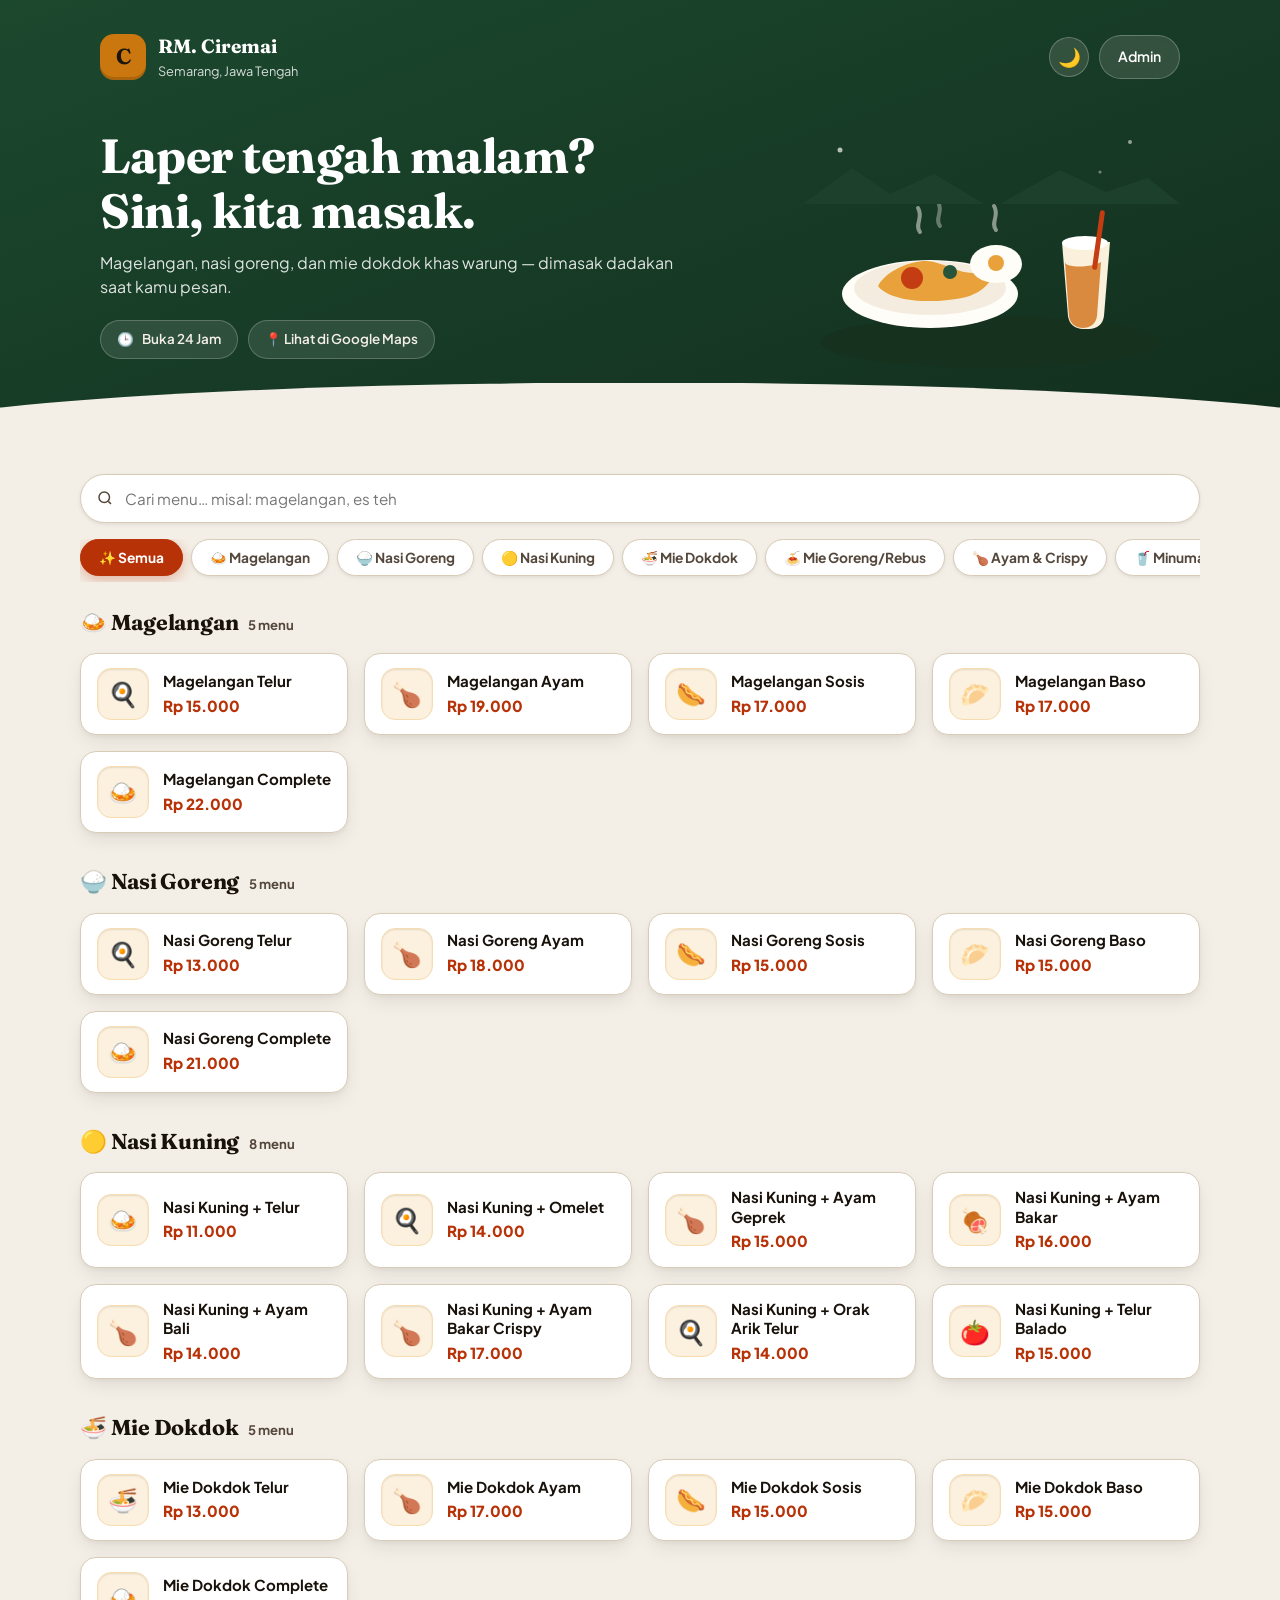
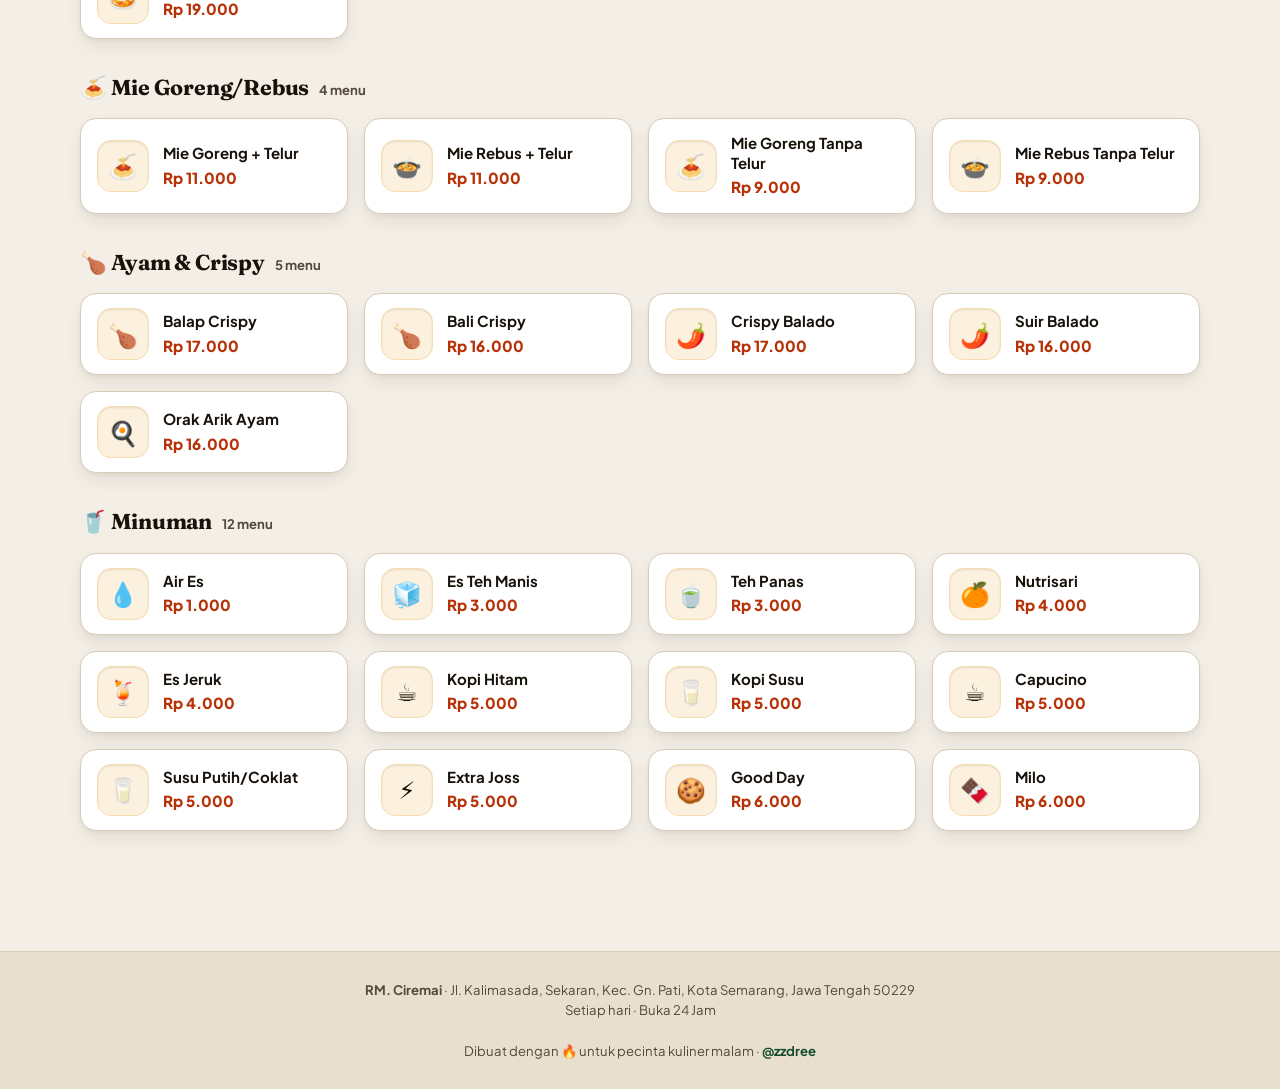
<file: index.html>
<!DOCTYPE html>
<html lang="id">
<head>
  <meta charset="UTF-8" />
  <meta name="viewport" content="width=device-width, initial-scale=1.0" />
  <title>RM. Ciremai Semarang — Menu & Pemesanan Online Real-Time</title>
  <meta name="description" content="Pesan Magelangan, Nasi Goreng, dan Mie Dokdok khas RM. Ciremai UNNES Sekaran Semarang. Buka 24 jam, pesan mandiri dari meja via QR, otomatis terhubung ke kasir." />
  <meta name="theme-color" content="#204B33" />
  <script>
    (function() {
      try {
        const saved = localStorage.getItem('ciremai_theme');
        if (saved === 'dark') {
          document.documentElement.setAttribute('data-theme', 'dark');
        } else {
          document.documentElement.setAttribute('data-theme', 'light');
        }
      } catch(e) {
        document.documentElement.setAttribute('data-theme', 'light');
      }
    })();
  </script>
  <link rel="canonical" href="https://zzdree.github.io/ciremai-cashier/order" />

  <!-- Open Graph / Facebook / WhatsApp -->
  <meta property="og:type" content="restaurant.restaurant" />
  <meta property="og:url" content="https://zzdree.github.io/ciremai-cashier/order" />
  <meta property="og:title" content="RM. Ciremai Semarang — Menu & Pemesanan Online Real-Time" />
  <meta property="og:description" content="Magelangan, Nasi Goreng, Mie Dokdok hangat khas warung malam UNNES. Pesan mandiri dari meja, langsung masuk ke antrean kasir." />
  <meta property="og:site_name" content="RM. Ciremai" />

  <!-- Twitter Card -->
  <meta name="twitter:card" content="summary" />
  <meta name="twitter:title" content="RM. Ciremai Semarang — Menu & Pemesanan Online" />
  <meta name="twitter:description" content="Pesan makanan dan minuman hangat khas RM. Ciremai UNNES Semarang 24 Jam." />

  <!-- Favicon -->
  <link rel="icon" href="data:image/svg+xml,<svg xmlns='http://www.w3.org/2000/svg' viewBox='0 0 100 100'><rect width='100' height='100' rx='22' fill='%23B83208'/><text x='50' y='68' font-size='52' text-anchor='middle'>🍛</text></svg>" />

  <!-- Performance & Fonts Preconnect -->
  <link rel="preconnect" href="https://fonts.googleapis.com" />
  <link rel="preconnect" href="https://fonts.gstatic.com" crossorigin />
  <link rel="dns-prefetch" href="https://lnxprlvmyhqxkzarrzac.supabase.co" />
  <link rel="stylesheet" href="https://fonts.googleapis.com/css2?family=Fraunces:opsz,wght@9..144,500;9..144,600;9..144,700&family=Plus+Jakarta+Sans:wght@400;500;600;700;800&display=swap" />
  <link rel="stylesheet" href="css/style.css" />

  <!-- Schema.org JSON-LD Structured Data for Restaurant -->
  <script type="application/ld+json">
  {
    "@context": "https://schema.org",
    "@type": "Restaurant",
    "name": "RM. Ciremai",
    "description": "Warung makan khas Indonesia 24 jam di kawasan UNNES Semarang dengan menu andalan Magelangan, Nasi Goreng, dan Mie Dokdok.",
    "servesCuisine": "Indonesian",
    "priceRange": "$",
    "url": "https://zzdree.github.io/ciremai-cashier/order",
    "telephone": "+6281234567890",
    "address": {
      "@type": "PostalAddress",
      "streetAddress": "Jl. Kalimasada, Sekaran, Kec. Gunung Pati",
      "addressLocality": "Kota Semarang",
      "addressRegion": "Jawa Tengah",
      "postalCode": "50229",
      "addressCountry": "ID"
    },
    "geo": {
      "@type": "GeoCoordinates",
      "latitude": -7.0505,
      "longitude": 110.3956
    },
    "openingHoursSpecification": [
      {
        "@type": "OpeningHoursSpecification",
        "dayOfWeek": [
          "Monday", "Tuesday", "Wednesday", "Thursday", "Friday", "Saturday", "Sunday"
        ],
        "opens": "00:00",
        "closes": "23:59"
      }
    ],
    "hasMenu": {
      "@type": "Menu",
      "name": "Menu RM. Ciremai",
      "hasMenuItem": [
        {
          "@type": "MenuItem",
          "name": "Magelangan Spesial",
          "offers": { "@type": "Offer", "price": "15000", "priceCurrency": "IDR" }
        },
        {
          "@type": "MenuItem",
          "name": "Nasi Goreng Telur",
          "offers": { "@type": "Offer", "price": "14000", "priceCurrency": "IDR" }
        },
        {
          "@type": "MenuItem",
          "name": "Mie Dokdok Kuah Kental",
          "offers": { "@type": "Offer", "price": "13000", "priceCurrency": "IDR" }
        }
      ]
    }
  }
  </script>
</head>
<body>

  <!-- ============ HERO ============ -->
  <header class="hero" role="banner">
    <div class="container">
      <!-- Top Navbar (Full Width) -->
      <nav class="hero-nav" aria-label="Navigasi Utama">
        <div class="brand-mark">
          <div class="brand-badge" aria-hidden="true">C</div>
          <div>
            <div class="brand-name" id="brandNama">RM. Ciremai</div>
            <div class="brand-sub" id="brandKota">Semarang, Jawa Tengah</div>
          </div>
        </div>
        <div class="nav-actions">
          <button id="btnThemeToggle" class="theme-toggle-btn" aria-label="Ganti Mode Gelap atau Terang" title="Ganti Mode Gelap / Terang">
            <span class="theme-icon">🌙</span>
          </button>
          <a class="kasir-link" href="admin.html" aria-label="Buka Dashboard Admin dan Kasir">Admin</a>
        </div>
      </nav>

      <!-- Hero Content -->
      <div class="hero-inner">
        <div class="hero-copy">
          <h1>Laper tengah malam? Sini, kita masak.</h1>
          <p>Magelangan, nasi goreng, dan mie dokdok khas warung — dimasak dadakan saat kamu pesan.</p>
          <div class="hero-meta">
            <span class="meta-pill" aria-label="Jam operasional">🕒 <span id="jamBuka">Buka 24 Jam</span></span>
            <a class="meta-pill" href="#" id="gmapsLink" target="_blank" rel="noopener noreferrer" aria-label="Buka lokasi di Google Maps">📍 Lihat di Google Maps</a>
          </div>
        </div>

        <!-- Ilustrasi SVG hero -->
        <div class="hero-art" aria-hidden="true">
          <svg viewBox="0 0 380 260" fill="none" xmlns="http://www.w3.org/2000/svg">
            <!-- meja -->
            <ellipse cx="190" cy="228" rx="170" ry="26" fill="#16321F"/>
            <!-- piring magelangan -->
            <ellipse cx="130" cy="180" rx="88" ry="34" fill="#FFFDF8"/>
            <ellipse cx="130" cy="174" rx="76" ry="27" fill="#F4EDDF"/>
            <path d="M78 172c10-18 40-28 56-24s30 14 46 10c8-2 12-6 14-9 2 14-8 30-32 35-30 6-72 4-84-12z" fill="#E9A23B"/>
            <circle cx="112" cy="164" r="11" fill="#C43C12"/>
            <circle cx="150" cy="158" r="7" fill="#27553B"/>
            <!-- telur mata sapi -->
            <ellipse cx="196" cy="150" rx="26" ry="19" fill="#FFFDF8"/>
            <circle cx="196" cy="149" r="8" fill="#E9A23B"/>
            <!-- gelas es teh -->
            <path d="M262 128l6 74c1 8 7 13 15 13h6c8 0 14-5 15-13l6-74z" fill="#FBF0DC"/>
            <path d="M265 148l4 54c1 8 7 12 14 12s13-4 14-12l4-54c-10 6-36 6-36 0z" fill="#D98A3E"/>
            <ellipse cx="285" cy="129" rx="23" ry="7" fill="#FFF"/>
            <rect x="296" y="96" width="5" height="60" rx="2.5" fill="#C43C12" transform="rotate(8 298 126)"/>
            <!-- uap -->
            <path d="M120 118c-6-8 4-14-2-24" stroke="#FBF7EF" stroke-opacity=".5" stroke-width="4" stroke-linecap="round"/>
            <path d="M140 112c-6-8 4-14-2-24" stroke="#FBF7EF" stroke-opacity=".35" stroke-width="4" stroke-linecap="round"/>
            <path d="M196 116c-6-8 4-14-2-24" stroke="#FBF7EF" stroke-opacity=".5" stroke-width="4" stroke-linecap="round"/>
            <!-- bintang/langit -->
            <circle cx="40" cy="36" r="2.5" fill="#FBF7EF" opacity=".7"/>
            <circle cx="330" cy="28" r="2" fill="#FBF7EF" opacity=".55"/>
            <circle cx="300" cy="58" r="1.6" fill="#FBF7EF" opacity=".4"/>
            <circle cx="70" cy="70" r="1.8" fill="#FBF7EF" opacity=".45"/>
            <!-- siluet gunung Ciremai -->
            <path d="M0 92l52-38 38 26 44-20 50 30H0z" fill="#1D402C"/>
            <path d="M200 90l60-34 46 22 42-14 32 26z" fill="#1D402C"/>
          </svg>
        </div>
      </div>
    </div>
  </header>

  <!-- ============ MENU SECTION ============ -->
  <main class="menu-section container" id="mainContent">
    <div class="search-wrap">
      <svg viewBox="0 0 24 24" fill="none" stroke-width="2" aria-hidden="true"><circle cx="11" cy="11" r="7"/><path d="m20 20-3.5-3.5"/></svg>
      <input type="search" id="searchInput" placeholder="Cari menu… misal: magelangan, es teh" autocomplete="off" aria-label="Cari menu makanan dan minuman" />
    </div>

    <nav class="chips" id="chips" role="tablist" aria-label="Kategori menu"></nav>

    <section id="menuList" aria-label="Daftar menu makanan dan minuman"><!-- dirender oleh js/app.js --></section>
  </main>

  <!-- ============ CART BAR ============ -->
  <aside class="cart-bar" id="cartBar" aria-live="polite">
    <div class="container cart-bar-inner">
      <div class="cart-bar-info">
        <strong id="cartBarTotal">Rp 0</strong>
        <small id="cartBarCount">0 item dipilih</small>
      </div>
      <button class="btn-cart-open" id="btnOpenCart" aria-label="Lihat isi keranjang dan checkout">
        🛒 Lihat Keranjang
        <span class="cart-count" id="cartBadge">0</span>
      </button>
    </div>
  </aside>

  <!-- ============ MODAL KERANJANG + CHECKOUT ============ -->
  <div class="modal-overlay" id="cartModal" role="dialog" aria-modal="true" aria-labelledby="cartHeading">
    <div class="modal">
      <div class="modal-head">
        <h2 id="cartHeading">Keranjangmu</h2>
        <button class="modal-close" id="btnCloseCart" aria-label="Tutup keranjang">✕</button>
      </div>

      <div id="cartItems" aria-label="Rincian item pesanan"><!-- isi keranjang --></div>

      <div class="cart-summary">
        <div class="summary-row"><span>Subtotal</span><span id="sumSubtotal">Rp 0</span></div>
        <div class="summary-row total"><span>Total</span><span id="sumTotal">Rp 0</span></div>
      </div>

      <form id="checkoutForm">
        <div class="field">
          <label id="labelMakan">Mau Makan di Mana?</label>
          <div class="order-type" role="radiogroup" aria-labelledby="labelMakan">
            <button type="button" class="type-btn active" data-type="Makan di Tempat" role="radio" aria-checked="true">🍽️ Makan di Tempat</button>
            <button type="button" class="type-btn" data-type="Bungkus" role="radio" aria-checked="false">🥡 Bungkus</button>
          </div>
        </div>

        <div class="field">
          <label for="custNote">Catatan <small style="color:var(--ink-soft);font-weight:500;">(opsional)</small></label>
          <textarea id="custNote" placeholder="misal: pedas level 3, tanpa timun…" maxlength="200"></textarea>
        </div>

        <button type="submit" class="btn-primary" id="btnWa">
          <svg width="20" height="20" viewBox="0 0 24 24" fill="currentColor" aria-hidden="true"><path d="M12 2a10 10 0 0 0-8.6 15.1L2 22l5-1.3A10 10 0 1 0 12 2zm5.4 14.1c-.2.7-1.2 1.3-2 1.4-.5.1-1.2.2-3.4-.7-2.9-1.2-4.8-4.1-4.9-4.3-.1-.2-1.2-1.6-1.2-3s.7-2.1 1-2.4c.2-.3.6-.4.8-.4h.6c.2 0 .4-.1.7.5.2.6.8 2 .9 2.2.1.2.1.4 0 .6-.3.6-.6.8-.4 1.2.7 1.2 1.6 2.1 2.8 2.7.3.2.5.1.7-.1l1-1.1c.2-.3.4-.2.7-.1l2.2 1c.3.2.5.3.6.4.1.2.1.8-.1 1.5z"/></svg>
          Kirim Pesanan ke Kasir
        </button>
        <p class="wa-note">Pesanan otomatis masuk ke layar kasir.<br />Kasir akan mengonfirmasi, lalu kamu bayar tunai atau scan QRIS di warung.</p>

        <button type="button" class="btn-secondary" id="btnClearCart">🗑️ Kosongkan Keranjang</button>
      </form>
    </div>
  </div>

  <!-- ============ MODAL PESANAN TERKIRIM ============ -->
  <div class="modal-overlay" id="successModal" role="dialog" aria-modal="true" aria-labelledby="successTitle">
    <div class="modal modal-success">
      <div class="success-emoji" aria-hidden="true">✅</div>
      <h2 id="successTitle">Pesanan Terkirim!</h2>
      <p id="successBody" class="success-body">Pesanan sudah masuk ke layar kasir.</p>
      <div class="success-actions">
        <button type="button" class="btn-primary" id="btnEditOrder">✏️ Ubah/Tambah ke Pesanan Ini</button>
        <button type="button" class="btn-primary btn-outline" id="btnAddMore">➕ Pesan Baru Lagi</button>
        <button type="button" class="btn-secondary" id="btnDone">Selesai</button>
      </div>
    </div>
  </div>

  <!-- ============ FOOTER ============ -->
  <footer class="footer" role="contentinfo">
    <div class="container">
      <strong id="footNama">RM. Ciremai</strong> · <span id="footAlamat">Jl. Kalimasada, Sekaran, Kec. Gn. Pati, Kota Semarang, Jawa Tengah 50229</span><br />
      <span id="footJam">Setiap hari · Buka 24 Jam</span><br /><br />
      Dibuat dengan 🔥 untuk pecinta kuliner malam ·
      <a href="https://github.com/zzdree" target="_blank" rel="noopener noreferrer">@zzdree</a>
    </div>
  </footer>

  <div class="toast" id="toast" role="status" aria-live="polite"></div>

  <script src="js/config.js"></script>
  <script src="js/data.js"></script>
  <script src="js/store.js"></script>
  <script src="js/db.js"></script>
  <script src="js/app.js"></script>
</body>
</html>
</file>
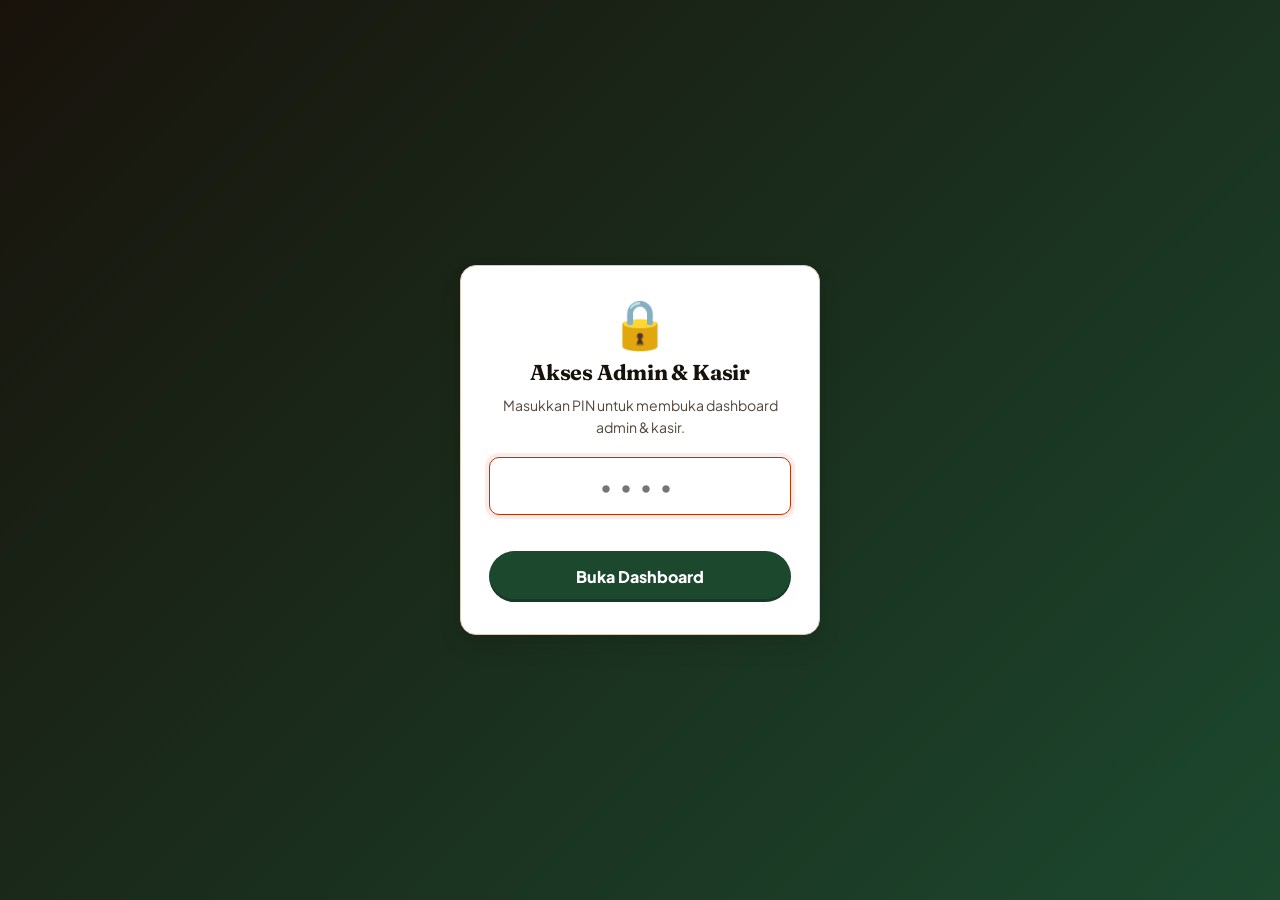
<file: admin/index.html>
<!DOCTYPE html>
<html lang="id">
<head>
  <meta charset="utf-8" />
  <meta http-equiv="refresh" content="0;url=../admin.html" />
  <link rel="canonical" href="../admin.html" />
  <title>RM. Ciremai — Admin</title>
  <script>location.href = '../admin.html' + location.search;</script>
</head>
<body>
  <p>Mengalihkan… <a href="../admin.html">Buka Dashboard Admin</a></p>
</body>
</html>
</file>
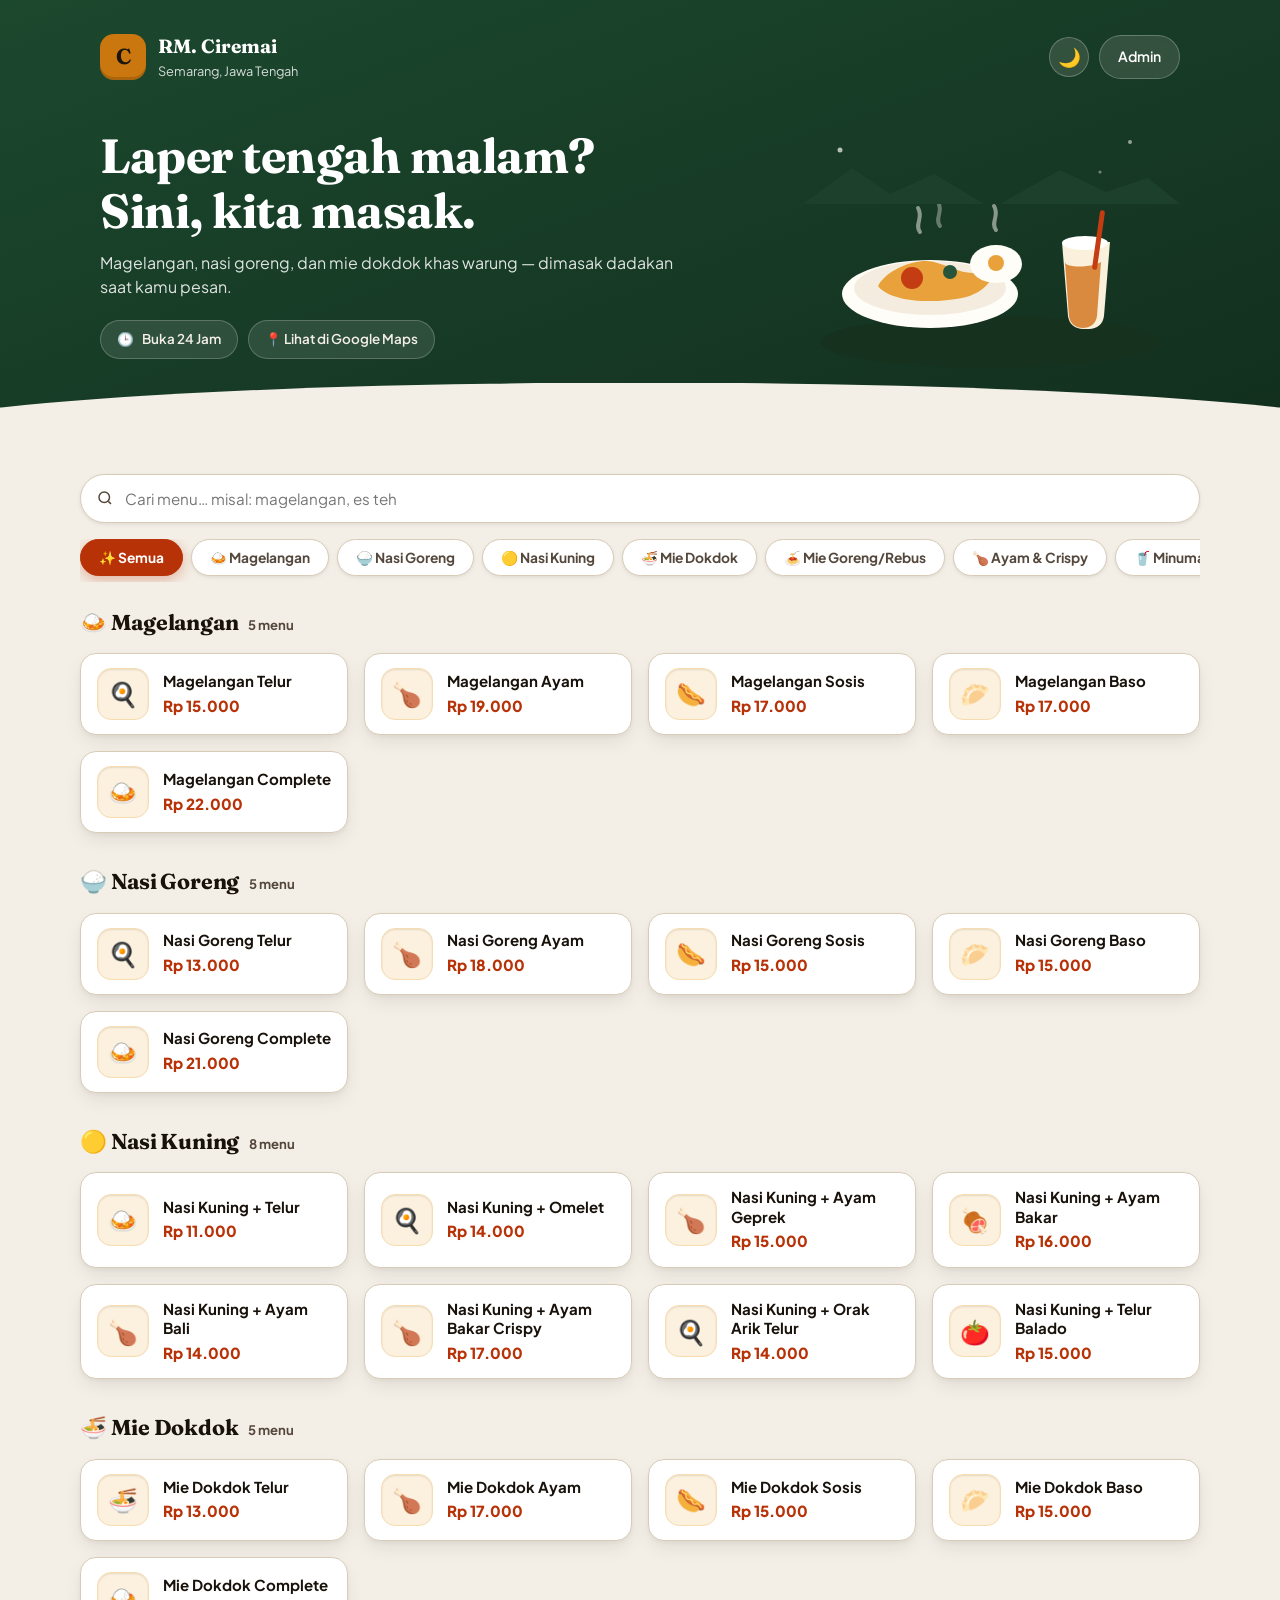
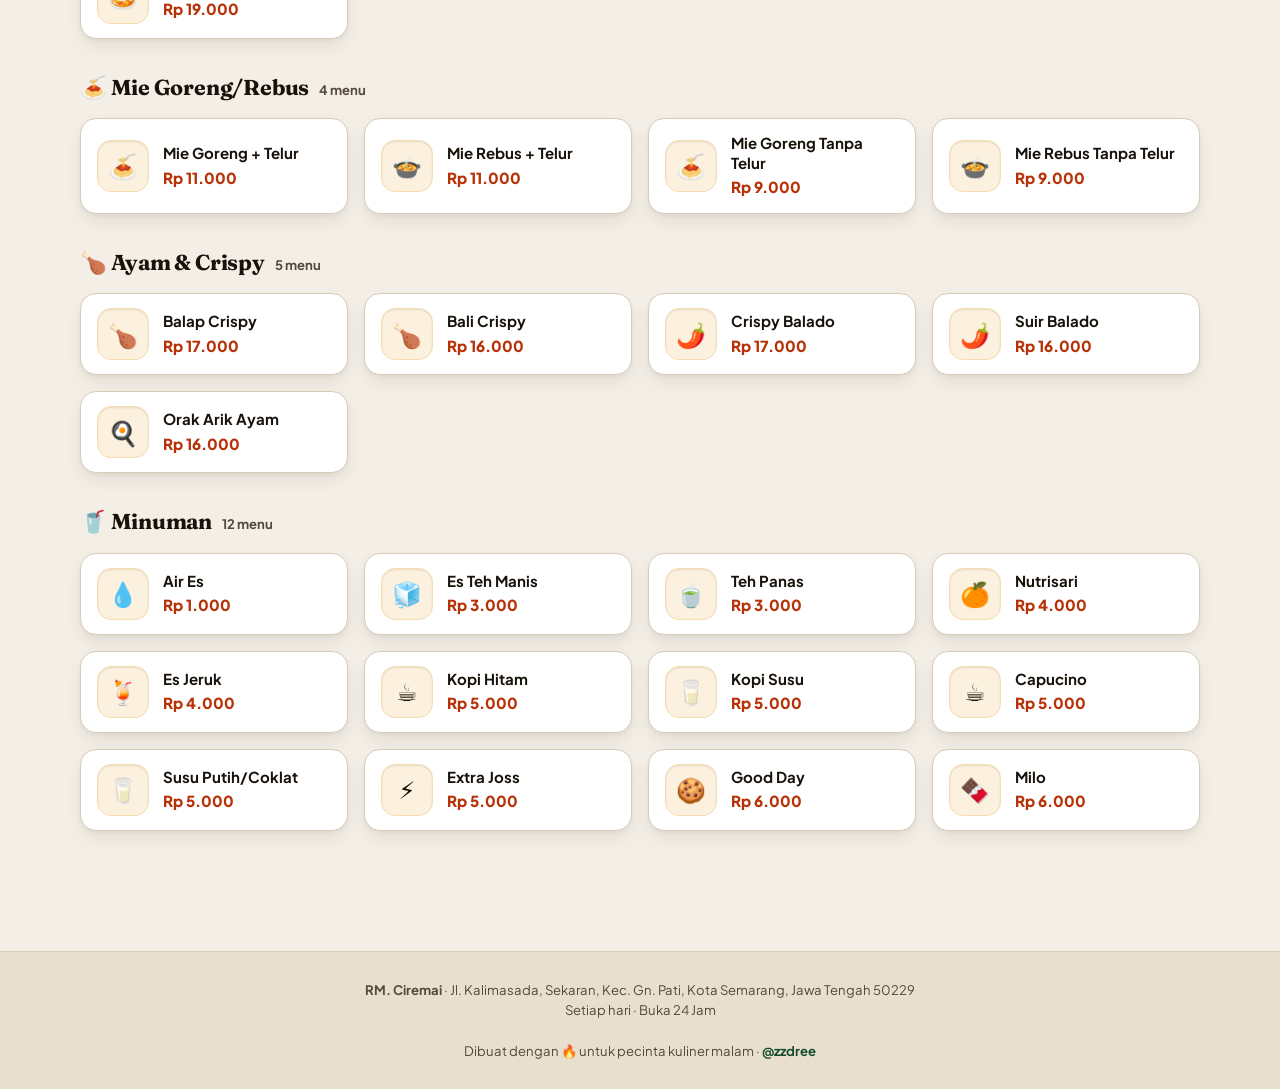
<file: order/index.html>
<!DOCTYPE html><html lang="id"><head><meta charset="utf-8"><meta http-equiv="refresh" content="0;url=../index.html"><link rel="canonical" href="../index.html"><title>RM. Ciremai — Order</title></head><body><p>Mengalihkan… <a href="../index.html">Buka halaman order</a></p><script>location.href='../index.html'+location.search;</script></body></html>
</file>
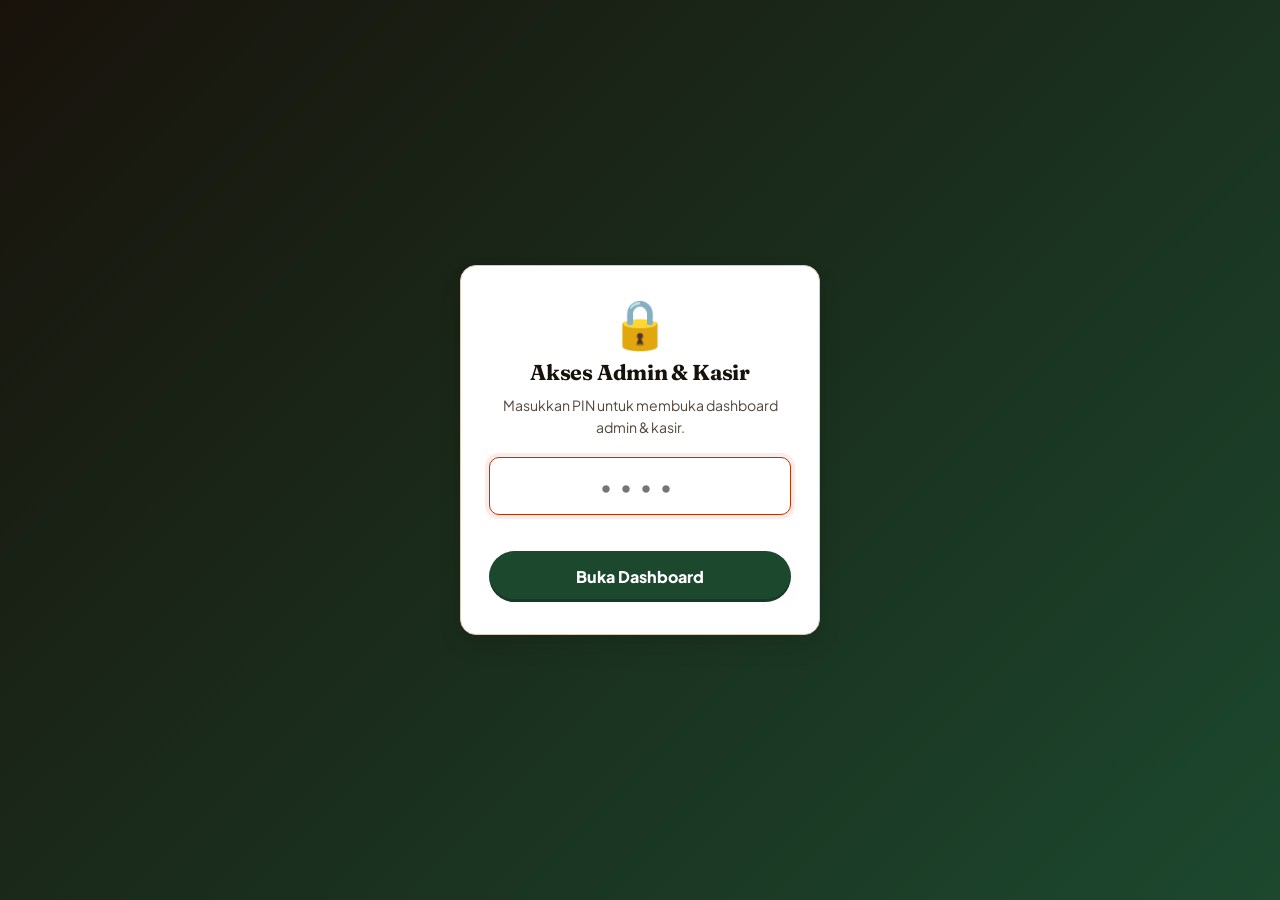
<file: admin.html>
<!DOCTYPE html>
<html lang="id">
<head>
  <meta charset="UTF-8" />
  <meta name="viewport" content="width=device-width, initial-scale=1.0" />
  <title>Admin & Kasir — RM. Ciremai Semarang</title>
  <meta name="description" content="Dashboard Admin & Kasir (POS) RM. Ciremai UNNES Semarang: transaksi kasir, antrean pesanan real-time, cetak QR meja, dan laporan harian." />
  <meta name="robots" content="noindex, nofollow" />
  <meta name="theme-color" content="#204B33" />
  <script>
    (function() {
      try {
        const saved = localStorage.getItem('ciremai_theme');
        if (saved === 'dark') {
          document.documentElement.setAttribute('data-theme', 'dark');
        } else {
          document.documentElement.setAttribute('data-theme', 'light');
        }
      } catch(e) {
        document.documentElement.setAttribute('data-theme', 'light');
      }
    })();
  </script>
  <link rel="icon" href="data:image/svg+xml,<svg xmlns='http://www.w3.org/2000/svg' viewBox='0 0 100 100'><rect width='100' height='100' rx='22' fill='%23B83208'/><text x='50' y='68' font-size='52' text-anchor='middle'>🧾</text></svg>" />
  <link rel="preconnect" href="https://fonts.googleapis.com" />
  <link rel="preconnect" href="https://fonts.gstatic.com" crossorigin />
  <link rel="dns-prefetch" href="https://lnxprlvmyhqxkzarrzac.supabase.co" />
  <link rel="stylesheet" href="https://fonts.googleapis.com/css2?family=Fraunces:opsz,wght@9..144,500;9..144,600;9..144,700&family=Plus+Jakarta+Sans:wght@400;500;600;700;800&display=swap" />
  <link rel="stylesheet" href="css/style.css" />
</head>
<body class="pos-body">

  <!-- ============ LOCK SCREEN ============ -->
  <section id="lockScreen" class="lock-screen" role="dialog" aria-modal="true" aria-labelledby="lockHeading">
    <div class="lock-card">
      <div class="lock-emoji" aria-hidden="true">🔒</div>
      <h2 id="lockHeading">Akses Admin & Kasir</h2>
      <p>Masukkan PIN untuk membuka dashboard admin & kasir.</p>
      <input type="password" id="pinInput" inputmode="numeric" maxlength="8" placeholder="••••" autocomplete="off" aria-label="PIN Kasir" />
      <button class="btn-primary" id="btnUnlock">Buka Dashboard</button>
      <p class="lock-err" id="lockErr" hidden role="alert">❌ PIN salah. Coba lagi.</p>
    </div>
  </section>

  <!-- ============ TOPBAR ============ -->
  <header class="topbar" role="banner">
    <div class="topbar-inner container" style="max-width:1280px;">
      <div class="brand-mark">
        <div class="brand-badge" aria-hidden="true">C</div>
        <div>
          <div class="brand-name" id="tbNama">RM. Ciremai</div>
          <div class="brand-sub" id="tbSub">Admin & Kasir</div>
        </div>
      </div>
      <div class="topbar-right">
        <nav class="topbar-actions" role="tablist" aria-label="Navigasi Menu Admin">
          <button class="tab-btn active" data-view="kasir" role="tab" aria-selected="true" aria-controls="view-kasir-wrap">🛒 Kasir (POS)</button>
          <button class="tab-btn" data-view="pesanan" role="tab" aria-selected="false" aria-controls="view-pesanan">📥 Pesanan Masuk <span class="tab-badge" id="pesananBadge" hidden aria-live="polite">0</span></button>
          <button class="tab-btn" data-view="riwayat" role="tab" aria-selected="false" aria-controls="view-riwayat">📜 Laporan & Riwayat</button>
        </nav>
        <button id="btnAdminThemeToggle" class="theme-toggle-btn topbar-theme-btn" aria-label="Ganti Mode Gelap atau Terang" title="Ganti Mode Gelap / Terang">
          <span class="theme-icon">🌙</span>
        </button>
        <button class="btn-topbar-logout" id="btnLogout" title="Keluar / Logout" aria-label="Keluar dari mode admin">
          <svg width="18" height="18" viewBox="0 0 24 24" fill="none" stroke="currentColor" stroke-width="2.2" stroke-linecap="round" stroke-linejoin="round" aria-hidden="true">
            <path d="M9 21H5a2 2 0 0 1-2-2V5a2 2 0 0 1 2-2h4"></path>
            <polyline points="16 17 21 12 16 7"></polyline>
            <line x1="21" y1="12" x2="9" y2="12"></line>
          </svg>
        </button>
      </div>
    </div>
  </header>

  <!-- ============ VIEW: TRANSAKSI (POS) ============ -->
  <main class="pos-layout with-cart" id="view-kasir-wrap" role="tabpanel" aria-label="Layar Kasir POS">

    <section class="view active" id="view-kasir">
      <div class="search-wrap" style="margin-bottom:12px;">
        <svg viewBox="0 0 24 24" fill="none" stroke-width="2.5" stroke-linecap="round" stroke-linejoin="round" aria-hidden="true">
          <circle cx="11" cy="11" r="8"></circle>
          <line x1="21" y1="21" x2="16.65" y2="16.65"></line>
        </svg>
        <input type="search" id="posSearch" placeholder="Cari menu untuk ditambahkan ke struk…" autocomplete="off" aria-label="Cari menu di kasir" />
      </div>
      <nav class="chips" id="posChips" role="tablist" aria-label="Kategori menu kasir" style="margin-bottom:16px;"></nav>
      <div class="grid" id="posGrid" aria-label="Daftar menu kasir"><!-- kartu menu POS --></div>
    </section>

    <aside class="cart-panel" aria-label="Keranjang dan Pembayaran Kasir">
      <div class="panel pos-receipt-panel">
        <div class="pos-cart-head">
          <div class="pos-cart-title">
            <span class="pos-cart-icon" aria-hidden="true">🧾</span>
            <h2>Struk Kasir</h2>
          </div>
          <button class="btn-clear-pos" id="btnClearPos" title="Bersihkan struk" aria-label="Bersihkan struk transaksi">
            🗑️ Bersihkan
          </button>
        </div>

        <div id="orderContext" class="order-context" hidden aria-live="polite"></div>

        <div class="pos-cart-list" id="posCartList" aria-label="Daftar item di kasir"></div>

        <!-- Perhitungan & Pembayaran POS -->
        <div class="pos-calc-card">
          <div class="pos-summary-rows">
            <div class="pos-row total-highlight">
              <span class="total-label">TOTAL AKHIR</span>
              <span id="posTotal" class="total-val">Rp 0</span>
            </div>
          </div>

          <!-- Bagian Metode & Bayar -->
          <div class="pay-section">
            <label class="pay-label" id="labelMetodeBayar">Metode Pembayaran</label>
            <div class="metode-segmented" role="radiogroup" aria-labelledby="labelMetodeBayar">
              <label class="metode-tab">
                <input type="radio" name="metode" value="cash" checked />
                <span class="metode-tab-btn">💵 Tunai</span>
              </label>
              <label class="metode-tab">
                <input type="radio" name="metode" value="qris" />
                <span class="metode-tab-btn">📱 QRIS</span>
              </label>
            </div>

            <div class="pay-input-block" id="blockTunai">
              <div class="pay-input-head">
                <label class="pay-label" for="posBayar">Uang Diterima</label>
              </div>
              <div class="currency-input-wrap large">
                <span class="curr-tag">Rp</span>
                <input type="number" id="posBayar" min="0" step="1000" placeholder="0" class="curr-input" aria-label="Uang diterima" />
              </div>

              <div class="quick-money" id="quickMoney" aria-label="Pilihan cepat nominal uang">
                <button type="button" class="money-btn" data-money="pas">Uang Pas</button>
                <button type="button" class="money-btn" data-money="10000">10k</button>
                <button type="button" class="money-btn" data-money="20000">20k</button>
                <button type="button" class="money-btn" data-money="50000">50k</button>
                <button type="button" class="money-btn" data-money="100000">100k</button>
              </div>
            </div>

            <div class="change-line-card" id="changeLine" hidden aria-live="polite">
              <span class="change-lbl">Kembalian</span>
              <span id="changeVal" class="change-val">Rp 0</span>
            </div>

            <!-- Piutang / Kasbon -->
            <label class="piutang-card">
              <input type="checkbox" id="cbPiutang" />
              <span class="piutang-text">Catat sebagai <b>Kasbon / Piutang</b></span>
            </label>
          </div>

          <button class="btn-checkout-pos" id="btnBayar" disabled aria-label="Simpan transaksi dan cetak struk">
            <span>💰 Simpan & Cetak Struk</span>
          </button>
        </div>
      </div>
    </aside>

  </main>

  <!-- ============ VIEW: RIWAYAT ============ -->
  <section class="view" id="view-riwayat" role="tabpanel" aria-label="Laporan dan Riwayat Transaksi" style="max-width:1080px;margin:0 auto;padding:20px;">
    <div class="stat-grid" id="statGrid"></div>

    <div class="panel panel-pad" style="margin-top:20px;">
      <div style="display:flex;justify-content:space-between;align-items:center;margin-bottom:14px;flex-wrap:wrap;gap:10px;">
        <h2 style="font-size:1.15rem;">Daftar Transaksi Hari Ini</h2>
        <button class="btn-secondary" id="btnCsv" style="width:auto;padding:8px 16px;font-size:.85rem;">📥 Download Excel / CSV</button>
      </div>
      <div class="trx-list" id="trxList"></div>
    </div>

    <div class="panel panel-pad" style="margin-top:20px;">
      <h2 style="font-size:1.15rem;margin-bottom:12px;">🔥 Menu Paling Laris Hari Ini</h2>
      <ul class="best-list" id="bestList"></ul>
    </div>
  </section>

  <!-- ============ VIEW: PESANAN (ANTRIAN) ============ -->
  <section class="view" id="view-pesanan" role="tabpanel" aria-label="Antrean Pesanan Masuk Real-Time" style="max-width:1080px;margin:0 auto;padding:20px;">
    <div style="display:flex;justify-content:space-between;align-items:center;margin-bottom:14px;flex-wrap:wrap;gap:10px;">
      <h2 style="font-size:1.2rem;">📥 Pesanan Masuk dari Pelanggan</h2>
    </div>
    <div id="pesananList"></div>
  </section>

  <!-- ============ MODAL KONFIRMASI BAYAR ============ -->
  <div class="modal-overlay" id="confirmModal" role="dialog" aria-modal="true" aria-labelledby="confirmHeading">
    <div class="modal" style="max-width:420px;">
      <div class="modal-head">
        <h2 id="confirmHeading">✋ Pastikan Pesanan Benar</h2>
        <button class="modal-close" id="btnCloseConfirm" aria-label="Tutup konfirmasi">✕</button>
      </div>
      <div id="confirmBody" style="text-align:left;margin:10px 0 18px;"></div>
      <div style="display:flex;gap:10px;">
        <button class="btn-secondary" id="btnCancelConfirm" style="flex:1;">Batal</button>
        <button class="btn-primary" id="btnProceedPay" style="flex:2;">✔️ Ya, Lanjut Bayar</button>
      </div>
    </div>
  </div>

  <!-- ============ MODAL STRUK ============ -->
  <div class="modal-overlay" id="receiptModal" role="dialog" aria-modal="true" aria-labelledby="receiptHeading">
    <div class="modal" style="max-width:420px;text-align:center;">
      <div class="modal-head">
        <h2 id="receiptHeading">✅ Transaksi Berhasil</h2>
        <button class="modal-close" id="btnCloseReceipt" aria-label="Tutup struk">✕</button>
      </div>
      <p style="color:var(--green);font-weight:800;margin-bottom:14px;" id="kembalianMsg"></p>
      <div class="receipt-wrap"><div class="receipt" id="receiptPaper"></div></div>
      <button class="btn-primary" id="btnPrintReceipt">🖨️ Cetak Struk (PDF)</button>
      <button class="btn-secondary modal-close2" id="btnDoneReceipt">Selesai — Transaksi Baru</button>
    </div>
  </div>

  <div class="toast" id="toast" role="status" aria-live="polite"></div>

  <script src="js/config.js"></script>
  <script src="js/data.js"></script>
  <script src="js/store.js"></script>
  <script src="js/db.js"></script>
  <script src="js/kasir.js"></script>
</body>
</html>
</file>
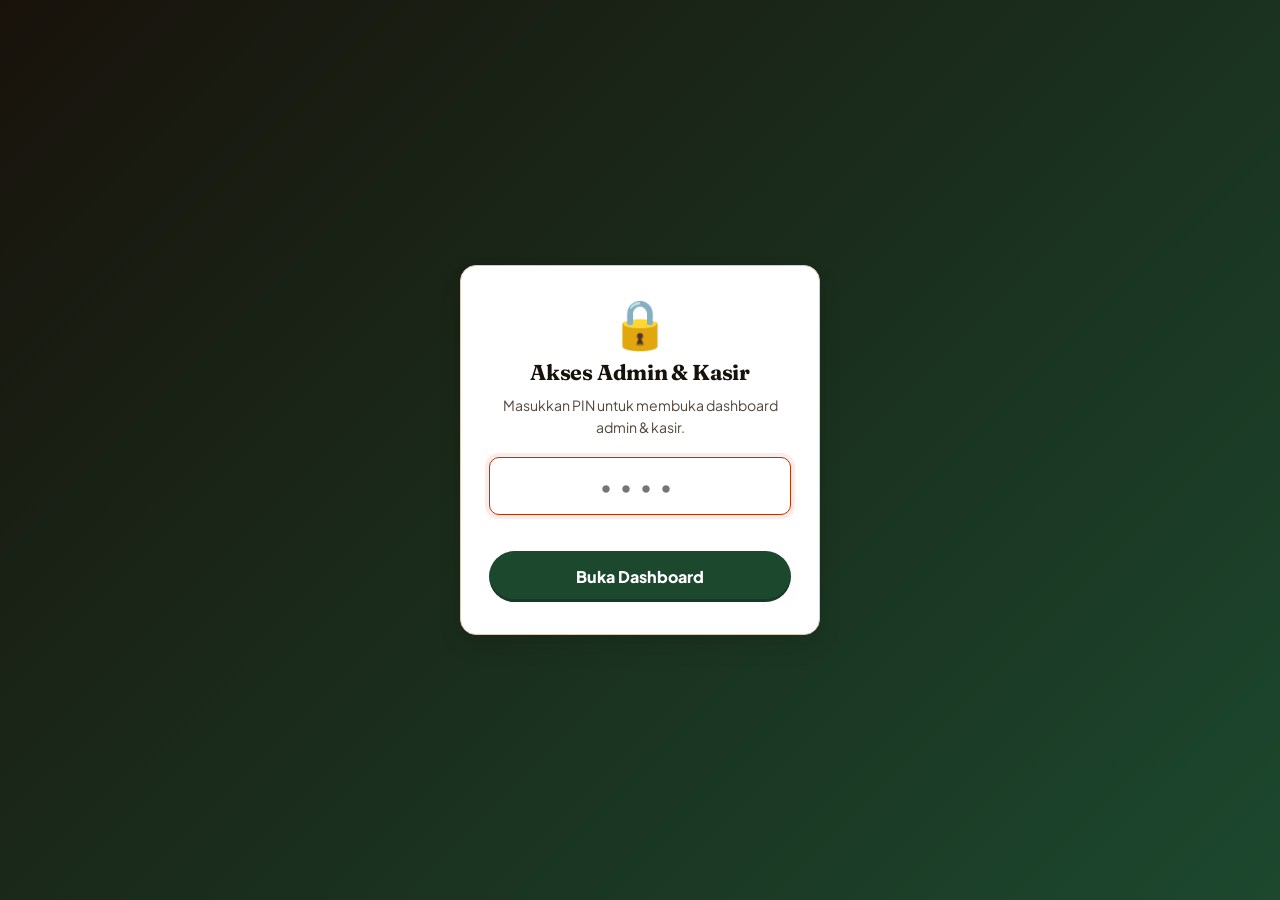
<file: kasir.html>
<!DOCTYPE html>
<html lang="id">
<head>
  <meta charset="utf-8" />
  <meta http-equiv="refresh" content="0;url=admin.html" />
  <link rel="canonical" href="admin.html" />
  <title>RM. Ciremai — Kasir & Admin</title>
  <script>location.href = 'admin.html' + location.search;</script>
</head>
<body>
  <p>Mengalihkan ke <a href="admin.html">Dashboard Admin & Kasir</a>…</p>
</body>
</html>
</file>
<file: css/style.css>
/* ============================================================
   RM. CIREMAI — Design System
   Palet: krem gerobak · merah bara · hijau Ciremai · emas
   ============================================================ */

/* Font dimuat via <link rel="preconnect"> + <link> di <head> (index.html & kasir.html) untuk render lebih cepat */
:root, [data-theme="light"] {
  --cream: #F4EFE6;          /* Canvas background krem hangat berdimensi */
  --cream-2: #E8DFCE;        /* Background sekunder / badge / input soft */
  --paper: #FFFFFF;          /* Kartu & panel putih bersih solid */
  --ink: #18120B;            /* Teks hitam pekat bertinta (rasio kontras 16:1 WCAG AAA) */
  --ink-soft: #54473C;       /* Teks sekunder tajam & terbaca jelas (rasio kontras 7:1 WCAG AAA) */
  --line: #D8CCB8;           /* Garis batas kartu tegas dan presisi */
  --line-strong: #BAA990;    /* Border tombol & pemisah tegas */

  --red: #B83208;            /* Merah cabai pekat bertenaga */
  --red-dark: #8F2404;
  --red-soft: #FDECE5;

  --green: #1C482E;          /* Hijau Ciremai solid */
  --green-soft: #E1ECE5;

  --gold: #C9770E;           /* Emas rempah kontras tinggi */
  --gold-soft: #FCF1DE;
  --gold-text: #824700;

  --radius: 16px;
  --radius-sm: 10px;
  --shadow-sm: 0 1px 3px rgba(24,18,11,.06), 0 2px 6px rgba(24,18,11,.04);
  --shadow: 0 2px 4px rgba(24,18,11,.04), 0 8px 20px -4px rgba(24,18,11,.1);
  --shadow-lg: 0 12px 28px -6px rgba(24,18,11,.15), 0 4px 12px -2px rgba(24,18,11,.06);

  --font-display: 'Fraunces', Georgia, serif;
  --font-body: 'Plus Jakarta Sans', system-ui, sans-serif;

  /* Theme-specific tokens (Light) */
  --card-soldout-bg: #F5EFEB;
  --card-soldout-emoji-bg: #E5DCCE;
  --card-soldout-emoji-border: #D0C2B0;
  --card-emoji-border: #F7DCB0;
  --pos-calc-bg: #F8F3EA;
  --total-highlight-bg: #FFFFFF;
  --total-highlight-border: #DECCAE;
  --metode-btn-bg: #FFFFFF;
  --change-ok-bg: #E7F6ED;
  --change-ok-border: #A3DEB5;
  --change-ok-color: #124B25;
  --change-bad-bg: #FDF0ED;
  --change-bad-border: #F8C3B8;
  --change-bad-color: #9A2402;
  --piutang-bg: #FFF9EB;
  --piutang-border: #ECC678;
  --piutang-text: #784700;
  --footer-bg: #E8DFCE;
  --footer-link: #164C2E;
  --lock-bg: linear-gradient(135deg, #18120B 0%, #1C482E 100%);
  --order-card-shadow: 0 4px 16px rgba(40,25,10,.07);
  --note-bg: #FFF7ED;
  --note-border: #FCD34D;
  --note-text: #8A2C08;
  --tag-edit-bg: #FEF3C7;
  --tag-edit-color: #854D0E;
  --tag-edit-border: #FDE68A;
  --tag-new-bg: #FFEDD5;
  --tag-new-color: #9A3412;
  --tag-new-border: #FED7AA;
  --tag-on-bg: #DBEAFE;
  --tag-on-color: #1E40AF;
  --tag-on-border: #BFDBFE;
  --type-active-bg: #E1ECE5;
  --type-active-border: #1C482E;
  --type-active-color: #143F25;
  --hero-bg: linear-gradient(160deg, #1C482E 0%, #122F1E 100%);
  --topbar-bg: #1C482E;
  --btn-disabled-bg: #DCE3DF;
  --btn-disabled-color: #728479;
  --toast-bg: #18120B;
  --toast-color: #FAF5ED;
  --toast-border: #3A3026;
}

[data-theme="dark"] {
  --cream: #12100E;          /* Canvas background charcoal pekat bernuansa malam */
  --cream-2: #1B1814;        /* Background sekunder / input wrapper gelap */
  --paper: #1F1B17;          /* Kartu & panel gelap solid dengan kontras tegas */
  --ink: #FAF4EB;            /* Teks putih gading terang benderang (rasio kontras 16:1 WCAG AAA) */
  --ink-soft: #B5A89A;       /* Teks sekunder terang jelas terbaca (rasio kontras 7.2:1 WCAG AAA) */
  --line: #383027;           /* Garis batas kartu jelas dan presisi */
  --line-strong: #54493D;    /* Border pemisah tegas & kontras */

  --red: #FF5A26;            /* Merah cabai bara menyala terang */
  --red-dark: #D94413;
  --red-soft: #33150C;

  --green: #2B874F;          /* Hijau Ciremai malam terang & tegas */
  --green-soft: #102919;

  --gold: #ECA32B;           /* Emas rempah menyala kontras tinggi */
  --gold-soft: #302211;
  --gold-text: #FCD34D;

  --shadow-sm: 0 1px 3px rgba(0,0,0,.45), 0 2px 6px rgba(0,0,0,.35);
  --shadow: 0 2px 6px rgba(0,0,0,.35), 0 8px 24px rgba(0,0,0,.55);
  --shadow-lg: 0 12px 32px rgba(0,0,0,.7), 0 4px 16px rgba(0,0,0,.45);

  /* Theme-specific tokens override (Dark) */
  --card-soldout-bg: #171412;
  --card-soldout-emoji-bg: #221D18;
  --card-soldout-emoji-border: #383027;
  --card-emoji-border: #4D391F;
  --pos-calc-bg: #181512;
  --total-highlight-bg: #191612;
  --total-highlight-border: #4D391F;
  --metode-btn-bg: #1B1814;
  --change-ok-bg: #0F2A18;
  --change-ok-border: #1D5E34;
  --change-ok-color: #4ADE80;
  --change-bad-bg: #30140D;
  --change-bad-border: #6B2618;
  --change-bad-color: #FB7185;
  --piutang-bg: #261D12;
  --piutang-border: #5C411D;
  --piutang-text: #FCD34D;
  --footer-bg: #0C0A09;
  --footer-link: #4ADE80;
  --lock-bg: linear-gradient(135deg, #0A0908 0%, #163623 100%);
  --order-card-shadow: 0 6px 20px rgba(0,0,0,.55);
  --note-bg: #281B10;
  --note-border: #ECA32B;
  --note-text: #FCD34D;
  --tag-edit-bg: #2E220F;
  --tag-edit-color: #FDE047;
  --tag-edit-border: #523E18;
  --tag-new-bg: #30180D;
  --tag-new-color: #FB923C;
  --tag-new-border: #592B15;
  --tag-on-bg: #11233B;
  --tag-on-color: #60A5FA;
  --tag-on-border: #1E416B;
  --type-active-bg: #133320;
  --type-active-border: #38A169;
  --type-active-color: #4ADE80;
  --hero-bg: linear-gradient(160deg, #183C26 0%, #0F2618 100%);
  --topbar-bg: #153421;
  --btn-disabled-bg: #262D28;
  --btn-disabled-color: #6F8077;
  --toast-bg: #26201B;
  --toast-color: #FAF4EB;
  --toast-border: #4A3E33;
}

* { margin: 0; padding: 0; box-sizing: border-box; }

html { scroll-behavior: smooth; }

body {
  font-family: var(--font-body);
  background: var(--cream);
  color: var(--ink);
  line-height: 1.55;
  -webkit-font-smoothing: antialiased;
  min-height: 100vh;
  display: flex;
  flex-direction: column;
  align-items: center;
  width: 100%;
  transition: background-color .25s ease, color .25s ease;
}

body > * {
  width: 100%;
}

body.pos-body {
  background: var(--cream);
}

button { font-family: inherit; cursor: pointer; border: none; background: none; }
input, select, textarea { font-family: inherit; font-size: 1rem; }

/* Aksesibilitas: fokus keyboard terlihat jelas, tanpa outline saat klik mouse */
:focus-visible {
  outline: 3px solid var(--gold);
  outline-offset: 2px;
  border-radius: 6px;
}

img, svg { display: block; max-width: 100%; }

.container {
  width: 100%;
  max-width: 1120px;
  margin-left: auto;
  margin-right: auto;
  padding: 0 20px;
}

h1, h2, h3 { font-family: var(--font-display); letter-spacing: -0.01em; }

/* ============ HEADER / HERO ============ */
.hero {
  position: relative;
  overflow: hidden;
  background: var(--hero-bg);
  color: #FFFFFF;
  padding: 32px 0 64px;
  display: flex;
  justify-content: center;
  width: 100%;
  transition: background .25s ease;
}
.hero::after {
  content: '';
  position: absolute; inset: auto 0 -1px 0;
  height: 56px;
  background: var(--cream);
  clip-path: ellipse(60% 100% at 50% 100%);
  transition: background .25s ease;
}
.hero-nav {
  display: flex;
  align-items: center;
  justify-content: space-between;
  gap: 16px;
  width: 100%;
  margin-bottom: 32px;
}
.brand-mark {
  display: flex; align-items: center; gap: 12px;
}
.brand-badge {
  width: 46px; height: 46px; border-radius: 14px;
  background: var(--gold);
  display: grid; place-items: center;
  font-family: var(--font-display); font-weight: 700; font-size: 1.35rem;
  color: #1C150E;
  box-shadow: inset 0 -3px 0 rgba(0,0,0,.15);
}
.brand-name { font-family: var(--font-display); font-weight: 700; font-size: 1.2rem; color: #FFFFFF; }
.brand-sub { font-size: .8rem; opacity: .82; color: #FFFFFF; }

.nav-actions {
  display: flex;
  align-items: center;
  gap: 10px;
  margin-left: auto;
}

.theme-toggle-btn {
  display: inline-flex;
  align-items: center;
  justify-content: center;
  width: 40px;
  height: 40px;
  border-radius: 50%;
  background: rgba(251,247,239,.12);
  border: 1px solid rgba(251,247,239,.25);
  color: #FFFFFF;
  font-size: 1.15rem;
  cursor: pointer;
  backdrop-filter: blur(4px);
  transition: all .2s cubic-bezier(.2,.8,.2,1);
  user-select: none;
  flex-shrink: 0;
}
.theme-toggle-btn:hover {
  background: rgba(251,247,239,.24);
  transform: translateY(-2px) scale(1.05);
  box-shadow: 0 4px 12px rgba(0,0,0,.2);
}
.theme-toggle-btn:active {
  transform: scale(.95);
}

.kasir-link {
  display: inline-flex; align-items: center; gap: 8px;
  padding: 10px 18px;
  border-radius: 999px;
  background: rgba(251,247,239,.12);
  border: 1px solid rgba(251,247,239,.25);
  color: #FFFFFF;
  font-weight: 600; font-size: .88rem;
  text-decoration: none;
  backdrop-filter: blur(4px);
  transition: background .2s ease, transform .15s ease, box-shadow .2s ease;
}
.kasir-link:hover {
  background: rgba(251,247,239,.24);
  transform: translateY(-2px);
  box-shadow: 0 4px 12px rgba(0,0,0,.15);
}

.hero-inner {
  display: flex; flex-direction: column; gap: 24px;
  width: 100%;
}

.hero-copy h1 {
  font-size: clamp(2rem, 5.5vw, 3rem);
  line-height: 1.15;
  max-width: 16ch;
}
.hero-copy p { margin-top: 12px; opacity: .86; font-size: 1rem; max-width: 48ch; }

.meja-badge {
  display: inline-flex; align-items: center; gap: 6px;
  padding: 6px 16px; border-radius: 999px;
  background: var(--gold); color: var(--ink);
  font-weight: 800; font-size: .85rem;
  margin-bottom: 12px;
  box-shadow: inset 0 -2px 0 rgba(0,0,0,.12), 0 2px 8px rgba(233,162,59,.3);
}

.hero-meta {
  display: flex; flex-wrap: wrap; gap: 10px; margin-top: 20px;
}
.meta-pill {
  display: inline-flex; align-items: center; gap: 8px;
  padding: 8px 16px;
  border-radius: 999px;
  background: rgba(251,247,239,.1);
  border: 1px solid rgba(251,247,239,.22);
  font-size: .84rem; font-weight: 600;
  color: var(--cream);
  text-decoration: none;
  transition: background .2s ease;
}
.meta-pill:hover { background: rgba(251,247,239,.22); }

.hero-art { margin-top: 8px; }

/* ============ SEARCH & FILTERS ============ */
.menu-section { padding: 36px 0 120px; }

.search-wrap { position: relative; margin-bottom: 16px; }
.search-wrap svg {
  position: absolute; left: 16px; top: 50%; transform: translateY(-50%);
  width: 18px; height: 18px; stroke: var(--ink-soft);
}
#searchInput, #posSearch {
  width: 100%;
  padding: 14px 18px 14px 44px;
  border-radius: 999px;
  border: 1.5px solid var(--line);
  background: var(--paper);
  box-shadow: var(--shadow-sm);
  font-size: .95rem;
  color: var(--ink);
  outline: none;
  transition: border-color .2s ease, box-shadow .2s ease;
}
#searchInput:focus, #posSearch:focus {
  border-color: var(--red);
  box-shadow: 0 0 0 4px var(--red-soft), var(--shadow);
}

.chips {
  display: flex; gap: 8px; overflow-x: auto;
  padding-bottom: 6px; margin-bottom: 24px;
  scrollbar-width: none;
}
.chips::-webkit-scrollbar { display: none; }
.chip {
  flex-shrink: 0;
  padding: 9px 18px;
  border-radius: 999px;
  border: 1.5px solid var(--line);
  background: var(--paper);
  box-shadow: var(--shadow-sm);
  font-weight: 700; font-size: .86rem;
  color: var(--ink-soft);
  transition: all .2s cubic-bezier(.2,.8,.2,1);
}
.chip:hover {
  border-color: var(--red);
  color: var(--red);
  transform: translateY(-1px);
}
.chip.active {
  background: var(--red);
  border-color: var(--red);
  color: #fff;
  box-shadow: 0 4px 14px rgba(184,50,8,.32);
}

/* ============ MENU GRID ============ */
.cat-title {
  display: flex; align-items: baseline; gap: 10px;
  margin: 32px 0 14px;
}
.cat-title:first-of-type { margin-top: 0; }
.cat-title h2 { font-size: 1.35rem; color: var(--ink); font-weight: 700; }
.cat-title span { font-size: .82rem; color: var(--ink-soft); font-weight: 700; }

.grid {
  display: grid;
  grid-template-columns: repeat(auto-fill, minmax(230px, 1fr));
  gap: 16px;
}

.card {
  display: flex; align-items: center; gap: 14px;
  padding: 14px 16px;
  background: var(--paper);
  border: 1.5px solid var(--line);
  border-radius: var(--radius);
  box-shadow: var(--shadow);
  text-align: left;
  width: 100%;
  cursor: pointer;
  transition: transform .2s cubic-bezier(.2,.8,.2,1), box-shadow .2s ease, border-color .2s ease;
}
.card:not(.soldout):hover {
  transform: translateY(-3px);
  box-shadow: var(--shadow-lg);
  border-color: var(--gold);
}
.card:not(.soldout):active { transform: scale(.98); }

.card-emoji {
  flex-shrink: 0;
  width: 52px; height: 52px;
  border-radius: 14px;
  background: var(--gold-soft);
  border: 1px solid var(--card-emoji-border);
  display: grid; place-items: center;
  font-size: 1.5rem;
  box-shadow: inset 0 1px 2px rgba(0,0,0,.1);
}
.card-body { min-width: 0; flex: 1; }
.card-name { font-weight: 700; font-size: .94rem; line-height: 1.3; color: var(--ink); }
.card-price { color: var(--red); font-weight: 800; font-size: .95rem; margin-top: 3px; }

.card.soldout { cursor: not-allowed; opacity: .55; background: var(--card-soldout-bg); }
.card.soldout .card-emoji { filter: grayscale(1); background: var(--card-soldout-emoji-bg); border-color: var(--card-soldout-emoji-border); }
.soldout-tag {
  display: inline-block;
  margin-top: 4px;
  font-size: .68rem; font-weight: 800;
  letter-spacing: .06em; text-transform: uppercase;
  color: var(--red);
}

/* qty stepper di dalam card (mode keranjang aktif) */
.qty-in-card {
  flex-shrink: 0;
  display: inline-flex; align-items: center; gap: 2px;
  background: var(--red);
  border-radius: 999px;
  padding: 4px;
}
.qty-in-card button {
  width: 30px; height: 30px; border-radius: 50%;
  color: #fff; font-weight: 800; font-size: 1rem;
  display: grid; place-items: center;
}
.qty-in-card button:hover { background: var(--red-dark); }
.qty-in-card span {
  min-width: 26px; text-align: center;
  color: #fff; font-weight: 800; font-size: .9rem;
}

.empty-state {
  text-align: center; padding: 48px 20px; color: var(--ink-soft);
}
.empty-state .big { font-size: 2.2rem; margin-bottom: 8px; }

/* ============ CART BAR (pelanggan, floating / sticky) ============ */
.cart-bar {
  position: fixed; left: 50%; bottom: 18px; z-index: 50;
  width: calc(100% - 32px); max-width: 720px;
  background: var(--green);
  color: var(--cream);
  border-radius: 999px;
  box-shadow: 0 12px 36px rgba(22,50,31,.32), 0 2px 8px rgba(0,0,0,.15);
  transform: translateX(-50%) translateY(140%);
  transition: transform .35s cubic-bezier(.2,.8,.2,1), opacity .3s ease;
  opacity: 0;
  pointer-events: none;
}
.cart-bar.show {
  transform: translateX(-50%) translateY(0);
  opacity: 1;
  pointer-events: auto;
}
.cart-bar-inner {
  display: flex; align-items: center; justify-content: space-between; gap: 14px;
  padding: 10px 14px 10px 22px;
}
.cart-bar-info strong { font-size: 1.08rem; letter-spacing: -0.01em; }
.cart-bar-info small { opacity: .8; font-size: .8rem; margin-top: 1px; display: block; }
.btn-cart-open {
  display: inline-flex; align-items: center; gap: 10px;
  background: var(--gold); color: var(--ink);
  font-weight: 800; font-size: .92rem;
  padding: 12px 24px; border-radius: 999px;
  box-shadow: inset 0 -2px 0 rgba(0,0,0,.18), 0 2px 6px rgba(0,0,0,.1);
  transition: transform .15s ease, background .2s ease;
}
.btn-cart-open:hover { transform: scale(1.03); background: #f0ad4e; }
.btn-cart-open:active { transform: scale(.98); }
.cart-count {
  background: var(--ink); color: var(--cream);
  border-radius: 999px; min-width: 24px; height: 24px;
  display: grid; place-items: center; font-size: .8rem; font-weight: 800;
  transition: transform .2s ease, background .2s ease;
}
@keyframes badgePop {
  0% { transform: scale(1); }
  45% { transform: scale(1.3); background: var(--red); color: #fff; }
  100% { transform: scale(1); }
}
.cart-count.pulse, .tab-badge.pulse {
  animation: badgePop .32s cubic-bezier(.175, .885, .32, 1.275);
}

/* ============ MODAL (keranjang & checkout) ============ */
.modal-overlay {
  position: fixed; inset: 0; z-index: 90;
  background: rgba(42,33,26,.6);
  backdrop-filter: blur(4px);
  -webkit-backdrop-filter: blur(4px);
  display: none;
  align-items: center; justify-content: center;
  padding: 20px;
}
.modal-overlay.open { display: flex; animation: fadeIn .2s ease; }
@keyframes fadeIn { from { opacity: 0; } to { opacity: 1; } }

.modal {
  width: 100%; max-width: 520px;
  max-height: 88vh;
  overflow-y: auto;
  background: var(--paper);
  border: 1.5px solid var(--line);
  border-radius: 28px;
  padding: 26px 24px;
  box-shadow: var(--shadow-lg);
  animation: popModal .28s cubic-bezier(.2,.8,.2,1);
}
@keyframes popModal {
  from { transform: scale(.94) translateY(20px); opacity: 0; }
  to { transform: none; opacity: 1; }
}

.modal-head {
  display: flex; align-items: center; justify-content: space-between;
  margin-bottom: 18px;
  padding-bottom: 12px;
  border-bottom: 1.5px solid var(--line);
}
.modal-head h2 { font-size: 1.3rem; color: var(--ink); font-weight: 700; }
.modal-close {
  width: 36px; height: 36px; border-radius: 50%;
  background: var(--cream); color: var(--ink); font-size: 1.1rem; font-weight: 700;
  display: grid; place-items: center;
  border: 1px solid var(--line);
  transition: background .2s ease, transform .15s ease;
}
.modal-close:hover { background: var(--cream-2); transform: scale(1.05); }

.cart-item {
  display: flex; align-items: center; gap: 12px;
  padding: 12px 0;
  border-bottom: 1.5px dashed var(--line);
}
.cart-item:last-of-type { border-bottom: none; }
.ci-info { flex: 1; min-width: 0; }
.ci-name { font-weight: 700; font-size: .9rem; color: var(--ink); }
.ci-price { font-size: .8rem; color: var(--ink-soft); }
.ci-total { font-weight: 800; font-size: .9rem; white-space: nowrap; color: var(--ink); }

.stepper {
  display: inline-flex; align-items: center; gap: 2px;
  border: 1.5px solid var(--line); border-radius: 999px; padding: 3px;
  background: var(--paper);
}
.stepper button {
  width: 30px; height: 30px; border-radius: 50%;
  font-weight: 800; color: var(--red);
  display: grid; place-items: center;
}
.stepper button:hover { background: var(--red-soft); }
.stepper span { min-width: 28px; text-align: center; font-weight: 700; font-size: .92rem; color: var(--ink); }

.cart-summary {
  margin-top: 18px; padding-top: 16px;
  border-top: 2px solid var(--line-strong);
}
.summary-row {
  display: flex; justify-content: space-between;
  font-size: .9rem; padding: 3px 0; color: var(--ink-soft);
}
.summary-row.total {
  font-size: 1.15rem; font-weight: 800; color: var(--ink);
  padding-top: 8px; margin-top: 6px;
  border-top: 1.5px dashed var(--line);
}
.summary-row.total span:last-child { color: var(--red); }

.field { margin-top: 14px; }
.field label {
  display: block; font-weight: 700; font-size: .82rem;
  margin-bottom: 6px;
  color: var(--ink);
}
.field input, .field textarea, .field select {
  width: 100%;
  padding: 12px 14px;
  border-radius: var(--radius-sm);
  border: 1.5px solid var(--line);
  background: var(--paper);
  color: var(--ink);
  outline: none;
  transition: border-color .2s ease, box-shadow .2s ease;
}
.field input::placeholder, .field textarea::placeholder {
  color: var(--ink-soft);
  opacity: .8;
}
.field input:focus, .field textarea:focus, .field select:focus {
  border-color: var(--red); box-shadow: 0 0 0 4px var(--red-soft);
}
.field textarea { resize: vertical; min-height: 70px; }

.order-type {
  display: grid; grid-template-columns: 1fr 1fr; gap: 10px;
}
.type-btn {
  padding: 12px;
  border-radius: var(--radius-sm);
  border: 1.5px solid var(--line);
  background: var(--paper);
  font-weight: 700; font-size: .88rem;
  color: var(--ink-soft);
  transition: all .2s ease;
}
.type-btn.active {
  border-color: var(--type-active-border);
  background: var(--type-active-bg);
  color: var(--type-active-color);
  font-weight: 800;
}

.btn-primary {
  width: 100%; margin-top: 20px;
  padding: 15px;
  border-radius: 999px;
  background: var(--green); color: #FFFFFF;
  font-weight: 800; font-size: 1rem;
  box-shadow: inset 0 -3px 0 rgba(0,0,0,.2);
  transition: transform .15s ease, background .2s ease;
  display: flex; align-items: center; justify-content: center; gap: 10px;
}
.btn-primary:hover { background: #163C24; transform: translateY(-1px); }
.btn-primary:disabled { opacity: .5; cursor: not-allowed; transform: none; }

.btn-secondary {
  width: 100%; margin-top: 10px;
  padding: 13px;
  border-radius: 999px;
  background: var(--paper); color: var(--ink-soft);
  border: 1.5px solid var(--line);
  font-weight: 700;
}
.btn-secondary:hover { background: var(--cream-2); color: var(--ink); }

.wa-note {
  margin-top: 12px; text-align: center;
  font-size: .76rem; color: var(--ink-soft);
}

/* ============ KASIR (POS) ============ */
.pos-body { background: var(--cream); }

.topbar {
  position: sticky; top: 0; z-index: 40;
  background: var(--topbar-bg); color: #FFFFFF;
  box-shadow: 0 2px 12px rgba(0,0,0,.3);
  transition: background .25s ease;
}
.topbar-inner {
  display: flex; align-items: center; justify-content: space-between; gap: 16px;
  padding: 12px 20px;
}
.topbar-right {
  display: flex; align-items: center; gap: 10px;
  flex-shrink: 0;
}
.topbar-brand { display: flex; align-items: center; gap: 10px; font-family: var(--font-display); font-weight: 700; flex-shrink: 0; }
.topbar-brand .brand-badge { width: 36px; height: 36px; font-size: 1rem; border-radius: 11px; }
.topbar-actions { display: flex; gap: 8px; flex-wrap: nowrap; overflow-x: auto; scrollbar-width: none; -webkit-overflow-scrolling: touch; }
.topbar-actions::-webkit-scrollbar { display: none; }
.tab-btn {
  padding: 9px 16px; border-radius: 999px;
  background: rgba(251,247,239,.1);
  border: 1px solid rgba(251,247,239,.18);
  color: #FFFFFF; font-weight: 600; font-size: .84rem;
  transition: background .2s ease;
  flex-shrink: 0;
}
.tab-btn:hover { background: rgba(251,247,239,.2); }
.tab-btn.active { background: var(--gold); border-color: var(--gold); color: #1C150E; }

.topbar-theme-btn {
  width: 36px;
  height: 36px;
  font-size: 1.05rem;
}

.btn-topbar-logout {
  display: inline-flex; align-items: center; justify-content: center;
  width: 36px; height: 36px; padding: 0; border-radius: 50%;
  background: #B83208;
  border: 1.5px solid rgba(255,255,255,.25);
  color: #FFFFFF;
  cursor: pointer; box-shadow: 0 2px 8px rgba(0,0,0,.3);
  transition: all .2s cubic-bezier(.2,.8,.2,1);
  flex-shrink: 0;
}
.btn-topbar-logout:hover {
  background: #9A2805;
  border-color: #FFFFFF;
  transform: translateY(-1px) scale(1.05);
  box-shadow: 0 4px 12px rgba(184,50,8,.45);
}
.btn-topbar-logout:active {
  transform: scale(.95);
}

.pos-layout {
  display: grid; grid-template-columns: 1fr;
  gap: 20px;
  padding: 20px;
  max-width: 1280px; margin: 0 auto;
  align-items: start;
}

.panel {
  background: var(--paper);
  border: 1.5px solid var(--line);
  border-radius: var(--radius);
  box-shadow: var(--shadow);
}
.panel-pad { padding: 18px; }

.view { display: none; }
.view.active { display: block; }

/* Panel keranjang kasir */
/* ============ PANEL STRUK KASIR (MODERN POS) ============ */
.cart-panel { position: static; }
.pos-receipt-panel {
  padding: 22px 20px;
  display: flex;
  flex-direction: column;
  gap: 16px;
}

.pos-cart-head {
  display: flex;
  align-items: center;
  justify-content: space-between;
  padding-bottom: 14px;
  border-bottom: 1.5px solid var(--line);
}
.pos-cart-title {
  display: flex;
  align-items: center;
  gap: 10px;
}
.pos-cart-icon { font-size: 1.4rem; }
.pos-cart-title h2 {
  font-family: var(--font-display);
  font-size: 1.25rem;
  font-weight: 700;
  color: var(--ink);
  margin: 0;
}
.btn-clear-pos {
  padding: 6px 14px;
  border-radius: 999px;
  background: var(--cream-2);
  color: var(--ink-soft);
  font-size: .8rem;
  font-weight: 700;
  border: 1px solid var(--line);
  transition: all .15s ease;
  cursor: pointer;
}
.btn-clear-pos:hover {
  background: var(--red-soft);
  color: var(--red);
  border-color: var(--red-soft);
}

.cart-empty { text-align: center; padding: 32px 10px; color: var(--ink-soft); font-size: .88rem; }
.cart-empty .big { font-size: 2.2rem; margin-bottom: 8px; }

.pos-cart-list {
  display: flex;
  flex-direction: column;
  gap: 6px;
  max-height: 260px;
  overflow-y: auto;
  padding-right: 4px;
}

/* Kotak Perhitungan Terintegrasi */
.pos-calc-card {
  background: var(--pos-calc-bg);
  border: 1.5px solid var(--line);
  border-radius: 14px;
  padding: 16px;
  display: flex;
  flex-direction: column;
  gap: 16px;
}

.pos-summary-rows {
  display: flex;
  flex-direction: column;
  gap: 10px;
}
.pos-row {
  display: flex;
  justify-content: space-between;
  align-items: center;
  font-size: .9rem;
  color: var(--ink-soft);
  font-weight: 600;
}
.pos-row .row-val {
  font-weight: 700;
  color: var(--ink);
  font-family: ui-monospace, 'Consolas', monospace;
  font-size: .95rem;
}

.currency-input-wrap {
  display: inline-flex;
  align-items: center;
  background: var(--paper);
  border: 1.5px solid var(--line);
  border-radius: 10px;
  overflow: hidden;
  box-shadow: var(--shadow-sm);
  transition: border-color .2s ease, box-shadow .2s ease;
}
.currency-input-wrap:focus-within {
  border-color: var(--red);
  box-shadow: 0 0 0 3px var(--red-soft);
}
.curr-tag {
  padding: 7px 10px;
  background: var(--cream-2);
  color: var(--ink-soft);
  font-size: .78rem;
  font-weight: 800;
  border-right: 1px solid var(--line);
  user-select: none;
}
.curr-input {
  border: none;
  background: transparent;
  padding: 7px 10px;
  font-size: .95rem;
  font-weight: 700;
  font-family: ui-monospace, 'Consolas', monospace;
  color: var(--ink);
  outline: none;
  width: 105px;
  text-align: right;
}
.curr-input::-webkit-inner-spin-button,
.curr-input::-webkit-outer-spin-button {
  -webkit-appearance: none;
  margin: 0;
}
.curr-input[type=number] {
  -moz-appearance: textfield;
}

.total-highlight {
  padding: 12px 14px;
  background: var(--total-highlight-bg);
  border: 1.5px solid var(--total-highlight-border);
  border-radius: 10px;
  margin-top: 4px;
  box-shadow: inset 0 1px 2px rgba(0,0,0,.08);
}
.total-label {
  font-size: .8rem;
  font-weight: 800;
  letter-spacing: .06em;
  text-transform: uppercase;
  color: var(--ink-soft);
}
.total-val {
  font-family: var(--font-display);
  font-size: 1.45rem;
  font-weight: 800;
  color: var(--red);
}

/* Bagian Input Bayar */
.pay-section {
  display: flex;
  flex-direction: column;
  gap: 12px;
  padding-top: 14px;
  border-top: 1.5px dashed var(--line);
}
.pay-label {
  font-size: .8rem;
  font-weight: 800;
  letter-spacing: .04em;
  text-transform: uppercase;
  color: var(--ink-soft);
}

.metode-segmented {
  display: grid;
  grid-template-columns: 1fr 1fr;
  gap: 8px;
}
.metode-tab {
  position: relative;
  cursor: pointer;
}
.metode-tab input {
  position: absolute;
  opacity: 0;
  width: 0; height: 0;
}
.metode-tab-btn {
  display: flex;
  align-items: center;
  justify-content: center;
  gap: 6px;
  padding: 10px 12px;
  border-radius: 10px;
  background: var(--metode-btn-bg);
  border: 1.5px solid var(--line);
  font-size: .86rem;
  font-weight: 700;
  color: var(--ink-soft);
  transition: all .2s ease;
  box-shadow: var(--shadow-sm);
}
.metode-tab:hover .metode-tab-btn {
  border-color: var(--gold);
  color: var(--ink);
}
.metode-tab input:checked + .metode-tab-btn {
  background: var(--green);
  border-color: var(--green);
  color: #FFFFFF;
  box-shadow: 0 4px 10px rgba(0,0,0,.3);
}

.pay-input-block {
  display: flex;
  flex-direction: column;
  gap: 6px;
}
.currency-input-wrap.large {
  width: 100%;
}
.currency-input-wrap.large .curr-tag {
  padding: 11px 14px;
  font-size: .92rem;
}
.currency-input-wrap.large .curr-input {
  width: 100%;
  padding: 11px 14px;
  font-size: 1.25rem;
  text-align: left;
}

.quick-money {
  display: flex;
  gap: 6px;
  margin-top: 4px;
  overflow-x: auto;
  padding-bottom: 2px;
}
.money-btn {
  flex: 1;
  padding: 8px 4px;
  border-radius: 8px;
  border: 1.5px solid var(--line);
  background: var(--paper);
  color: var(--ink);
  font-weight: 700;
  font-size: .8rem;
  transition: all .15s cubic-bezier(.2,.8,.2,1);
  white-space: nowrap;
  box-shadow: var(--shadow-sm);
  cursor: pointer;
}
.money-btn:hover {
  border-color: var(--red);
  background: var(--red-soft);
  color: var(--red);
  transform: translateY(-1px);
}
.money-btn:active {
  transform: scale(.97);
}

.change-line-card, .change-line {
  padding: 12px 14px;
  border-radius: 10px;
  display: flex;
  align-items: center;
  justify-content: space-between;
  font-weight: 700;
  font-size: .92rem;
  transition: all .2s ease;
}
.change-line-card.ok, .change-line.ok {
  background: var(--change-ok-bg);
  border: 1.5px solid var(--change-ok-border);
  color: var(--change-ok-color);
}
.change-line-card.ok .change-val, .change-line.ok .change-val {
  font-family: var(--font-display);
  font-size: 1.25rem;
  font-weight: 800;
  color: var(--change-ok-color);
}
.change-line-card.bad, .change-line.bad {
  background: var(--change-bad-bg);
  border: 1.5px solid var(--change-bad-border);
  color: var(--change-bad-color);
}
.change-line-card.bad .change-val, .change-line.bad .change-val {
  font-family: var(--font-display);
  font-size: 1.25rem;
  font-weight: 800;
  color: var(--change-bad-color);
}

.piutang-card {
  display: flex;
  align-items: center;
  gap: 10px;
  padding: 11px 14px;
  background: var(--piutang-bg);
  border: 1.5px dashed var(--piutang-border);
  border-radius: 10px;
  cursor: pointer;
  transition: background .2s ease;
}
.piutang-card:hover {
  filter: brightness(0.96);
}
.piutang-card input {
  width: 18px; height: 18px;
  accent-color: var(--red);
  cursor: pointer;
}
.piutang-text {
  font-size: .84rem;
  color: var(--piutang-text);
}

.btn-checkout-pos {
  width: 100%;
  margin-top: 4px;
  padding: 15px;
  border-radius: 12px;
  background: var(--green);
  color: #FFFFFF;
  font-weight: 800;
  font-size: 1rem;
  border: none;
  box-shadow: 0 4px 14px rgba(32,75,51,.28), inset 0 -2px 0 rgba(0,0,0,.2);
  transition: transform .15s ease, background .2s ease, box-shadow .2s ease;
  display: flex;
  align-items: center;
  justify-content: center;
  gap: 8px;
  cursor: pointer;
}
.btn-checkout-pos:not(:disabled):hover {
  background: #173725;
  transform: translateY(-2px);
  box-shadow: 0 6px 20px rgba(32,75,51,.35);
}
.btn-checkout-pos:not(:disabled):active {
  transform: scale(.98);
}
.btn-checkout-pos:disabled {
  opacity: .6;
  cursor: not-allowed;
  background: var(--btn-disabled-bg);
  color: var(--btn-disabled-color);
  box-shadow: none;
}

/* Riwayat & laporan */
.stat-grid {
  display: grid; grid-template-columns: repeat(auto-fit, minmax(150px, 1fr));
  gap: 12px; margin-bottom: 18px;
}
.stat-card {
  padding: 16px;
  background: var(--paper);
  border: 1.5px solid var(--line);
  border-radius: var(--radius);
  box-shadow: var(--shadow);
}
.stat-label { font-size: .74rem; font-weight: 700; text-transform: uppercase; letter-spacing: .07em; color: var(--ink-soft); }
.stat-value { font-family: var(--font-display); font-size: 1.5rem; font-weight: 700; margin-top: 4px; color: var(--ink); }
.stat-value.red { color: var(--red); }

.trx-row {
  display: flex; align-items: center; justify-content: space-between; gap: 12px;
  padding: 13px 16px;
  border-bottom: 1.5px dashed var(--line);
  width: 100%; text-align: left;
  transition: background .15s ease;
}
.trx-row:hover { background: var(--cream-2); }
.trx-id { font-weight: 800; font-size: .86rem; font-family: ui-monospace, 'Consolas', monospace; color: var(--ink); }
.trx-meta { font-size: .76rem; color: var(--ink-soft); }
.trx-amount { font-weight: 800; color: var(--red); white-space: nowrap; }

.best-list { list-style: none; counter-reset: rank; }
.best-list li {
  counter-increment: rank;
  display: flex; align-items: center; gap: 12px;
  padding: 10px 0; border-bottom: 1.5px dashed var(--line);
  font-size: .9rem;
  color: var(--ink);
}
.best-list li::before {
  content: counter(rank);
  width: 26px; height: 26px; flex-shrink: 0;
  border-radius: 50%; background: var(--gold-soft); color: var(--gold-text);
  border: 1px solid var(--line);
  font-weight: 800; font-size: .8rem;
  display: grid; place-items: center;
}
.best-list .qty { margin-left: auto; font-weight: 700; color: var(--ink-soft); font-size: .8rem; }

/* ============ STRUK (thermal receipt) ============ */
.receipt-wrap {
  display: flex; justify-content: center;
  padding: 10px 0;
}
.receipt {
  width: 300px;
  background: #fff;
  padding: 20px 16px;
  font-family: ui-monospace, 'Courier New', monospace;
  font-size: .78rem;
  line-height: 1.5;
  color: #111;
  box-shadow: var(--shadow-lg), 0 0 0 1px var(--line);
  border-radius: 4px;
  position: relative;
}
.receipt::before, .receipt::after {
  content: '';
  position: absolute; left: 0; right: 0; height: 8px;
  background-image: radial-gradient(circle at 6px -3px, transparent 7px, #fff 7px);
  background-size: 12px 12px;
}
.receipt::before { top: -6px; transform: rotate(180deg); }
.receipt::after { bottom: -6px; }
.r-center { text-align: center; }
.r-bold { font-weight: 800; }
.r-line { border-top: 1px dashed #999; margin: 8px 0; }
.r-row { display: flex; justify-content: space-between; gap: 8px; }
.r-row span:first-child { word-break: break-word; }
.r-small { font-size: .7rem; }

/* ============ TOAST (NOTIFIKASI POJOK KANAN BAWAH) ============ */
.toast {
  position: fixed;
  right: 24px;
  bottom: 24px;
  left: auto;
  z-index: 200;
  transform: translateY(20px) scale(0.95);
  background: var(--toast-bg);
  color: var(--toast-color);
  padding: 12px 20px;
  border-radius: 12px;
  border: 1px solid var(--toast-border);
  font-weight: 700;
  font-size: .88rem;
  opacity: 0;
  pointer-events: none;
  transition: opacity .25s ease, transform .25s cubic-bezier(.2,.8,.2,1);
  box-shadow: var(--shadow-lg);
  white-space: nowrap;
  max-width: calc(100vw - 36px);
  display: inline-flex;
  align-items: center;
  gap: 8px;
}
.toast.show {
  opacity: 1;
  transform: translateY(0) scale(1);
  pointer-events: auto;
}

/* ============ FOOTER ============ */
.footer {
  background: var(--footer-bg);
  border-top: 1.5px solid var(--line);
  padding: 28px 0;
  text-align: center;
  font-size: .82rem; color: var(--ink-soft);
}
.footer a { color: var(--footer-link); font-weight: 700; text-decoration: none; }
.footer a:hover { text-decoration: underline; }

/* ============ RESPONSIVE ============ */
@media (min-width: 900px) {
  .hero-inner { flex-direction: row; align-items: center; justify-content: space-between; }
  .hero-copy { order: 0; }
  .hero-art { order: 1; width: 380px; margin: 0; }
  .modal-overlay { align-items: center; padding: 24px; }
  .modal { border-radius: 28px; padding: 28px; }
  /* POS: menu kiri, keranjang kanan */
  .pos-layout.with-cart {
    grid-template-columns: 1fr 380px;
    align-items: start;
  }
  .cart-panel { position: sticky; top: 78px; }
  .grid { grid-template-columns: repeat(auto-fill, minmax(250px, 1fr)); }
}

/* ============ MOBILE (≤ 640px) ============ */
@media (max-width: 640px) {
  .container { padding: 0 16px; }
  .hero { padding: 20px 0 44px; }
  .hero-nav { margin-bottom: 20px; }
  .hero-inner { gap: 16px; }
  .hero-copy h1 { font-size: clamp(1.7rem, 8vw, 2.2rem); }
  .hero-art { display: none; }
  .brand-name { font-size: 1.05rem; }
  .kasir-link { padding: 8px 14px; font-size: .82rem; }

  .menu-section { padding: 20px 0 120px; }
  .grid { grid-template-columns: 1fr; gap: 12px; }
  .card { padding: 14px; gap: 12px; border-radius: 16px; }
  .card-emoji { width: 48px; height: 48px; font-size: 1.4rem; }
  .card-name { font-size: .92rem; }
  .card-price { font-size: .92rem; }
  .cat-title h2 { font-size: 1.2rem; }

  /* Cart bar bawah di mobile - flush dengan bottom */
  .cart-bar {
    left: 0; right: 0; bottom: 0; width: 100%; max-width: 100%;
    border-radius: 20px 20px 0 0;
    transform: translateY(110%);
  }
  .cart-bar.show {
    transform: translateY(0);
  }
  .cart-bar-inner {
    padding: 12px 18px;
    padding-bottom: calc(12px + env(safe-area-inset-bottom));
  }
  .btn-cart-open { padding: 11px 18px; font-size: .88rem; }

  /* Modal: bottom-sheet di layar kecil */
  .modal-overlay { align-items: flex-end; padding: 0; }
  .modal {
    border-radius: 24px 24px 0 0;
    padding: 22px 18px calc(22px + env(safe-area-inset-bottom));
    max-height: 90vh;
    animation: slideUp .3s cubic-bezier(.2,.8,.2,1);
  }
  @keyframes slideUp {
    from { transform: translateY(100%); opacity: 0; }
    to { transform: translateY(0); opacity: 1; }
  }
  .success-actions { gap: 10px; }

  /* Kasir mobile: layout tumpuk rapi */
  .pos-layout { padding: 12px; gap: 14px; }
  .grid#posGrid { grid-template-columns: 1fr; gap: 10px; }
  .topbar-inner { padding: 10px 14px; flex-wrap: wrap; gap: 10px; }
  .topbar-right { width: 100%; justify-content: space-between; overflow-x: auto; scrollbar-width: none; }
  .topbar-right::-webkit-scrollbar { display: none; }
  .topbar-actions { flex: 1; min-width: 0; gap: 6px; }
  .tab-btn { padding: 7px 11px; font-size: .76rem; white-space: nowrap; }
  .receipt { width: 100%; max-width: 320px; }

  /* Toast di mobile: tetap presisi di pojok kanan bawah */
  .toast {
    right: 14px;
    bottom: 18px;
    font-size: .84rem;
    padding: 10px 16px;
    border-radius: 10px;
  }
}

/* ============ PRINT (struk termal) ============ */
@media print {
  body * { visibility: hidden !important; }
  .receipt, .receipt * { visibility: visible !important; }
  .receipt {
    position: fixed; left: 0; top: 0;
    box-shadow: none; border-radius: 0;
    width: 100%; max-width: 80mm;
  }
}

/* Print: hanya QR cards saat tombol Cetak Semua QR */
@media print {
  body * { visibility: hidden !important; }
  #view-qr, #view-qr * { visibility: visible !important; }
  #view-qr { position: absolute; left: 0; top: 0; width: 100%; padding: 0 !important; margin: 0 !important; }
  .qr-grid { grid-template-columns: repeat(3, 1fr) !important; gap: 12px !important; }
  .qr-card { break-inside: avoid; border: 1px solid #999 !important; }
  #btnPrintQr { display: none !important; }
}

/* Aksesibilitas: hormati preferensi reduce-motion */
@media (prefers-reduced-motion: reduce) {
  *, *::before, *::after {
    animation-duration: .01ms !important;
    animation-iteration-count: 1 !important;
    transition-duration: .01ms !important;
  }
}
.tab-badge {
  display: inline-flex;
  align-items: center;
  justify-content: center;
  min-width: 20px;
  height: 20px;
  padding: 0 6px;
  margin-left: 4px;
  border-radius: 999px;
  background: var(--red);
  color: #fff;
  font-size: .72rem;
  font-weight: 800;
  line-height: 1;
}
.order-card {
  background: var(--paper);
  border: 1.5px solid var(--line);
  border-radius: 18px;
  padding: 16px 18px;
  margin-bottom: 14px;
  box-shadow: var(--order-card-shadow);
  animation: pop .25s ease;
}
.oc-head {
  display: flex;
  justify-content: space-between;
  align-items: flex-start;
  gap: 10px;
}
.oc-name { font-weight: 800; font-size: 1.05rem; color: var(--ink); }
.oc-meta { color: var(--ink-soft); font-size: .85rem; margin-top: 2px; }
.oc-items { margin: 12px 0 6px; display: grid; gap: 4px; }
.oc-item { display: flex; justify-content: space-between; font-size: .92rem; color: var(--ink); }
.oc-note {
  background: var(--note-bg);
  border-left: 3px solid var(--gold);
  border-top: 1px solid var(--line);
  border-right: 1px solid var(--line);
  border-bottom: 1px solid var(--line);
  padding: 6px 10px;
  border-radius: 8px;
  font-size: .85rem;
  color: var(--note-text);
  margin-bottom: 8px;
}
.oc-foot {
  display: flex;
  justify-content: space-between;
  align-items: center;
  margin-top: 10px;
  gap: 10px;
}
.oc-total { font-weight: 800; color: var(--red); font-size: 1.1rem; }
.status-tag {
  font-size: .75rem;
  font-weight: 700;
  padding: 4px 10px;
  border-radius: 999px;
  white-space: nowrap;
}
.status-tag.edit { background: var(--tag-edit-bg); color: var(--tag-edit-color); border: 1px solid var(--tag-edit-border); }
.status-tag.new { background: var(--tag-new-bg); color: var(--tag-new-color); border: 1px solid var(--tag-new-border); }
.status-tag.on { background: var(--tag-on-bg); color: var(--tag-on-color); border: 1px solid var(--tag-on-border); }

.order-ctx, .order-context {
  background: var(--note-bg);
  border: 1px solid var(--line);
  border-radius: 12px;
  padding: 10px 12px;
  font-size: .88rem;
  color: var(--note-text);
  margin-bottom: 10px;
}

/* ============ PRINT STYLESHEET (FULL A4 - 1 HALAMAN) ============ */
@media print {
  @page {
    size: A4 portrait;
    margin: 12mm 15mm;
  }
  *, *::before, *::after {
    box-sizing: border-box !important;
    text-shadow: none !important;
  }
  html, body {
    background: #FFFFFF !important;
    color: #000000 !important;
    width: 100% !important;
    height: auto !important;
    min-height: 0 !important;
    margin: 0 !important;
    padding: 0 !important;
    overflow: visible !important;
    font-size: 11pt !important;
  }

  /* Sembunyikan semua elemen navigasi, panel antarmuka, tombol, dan lock screen */
  .topbar,
  .pos-layout,
  .view,
  .tab-btn,
  .toast,
  .lock-screen,
  .modal-head,
  .modal-close,
  .modal-close2,
  #btnPrintReceipt,
  #btnDoneReceipt,
  #btnCsv,
  #confirmModal,
  #kembalianMsg,
  .cart-bar,
  .hero,
  .footer {
    display: none !important;
    height: 0 !important;
    margin: 0 !important;
    padding: 0 !important;
  }

  /* Modal struk diposisikan statis & mengisi halaman dengan proporsional */
  #receiptModal {
    position: static !important;
    display: block !important;
    background: transparent !important;
    padding: 0 !important;
    margin: 0 !important;
    width: 100% !important;
    max-width: 100% !important;
    border: none !important;
    box-shadow: none !important;
    overflow: visible !important;
  }
  #receiptModal .modal {
    box-shadow: none !important;
    border: none !important;
    padding: 0 !important;
    margin: 0 auto !important;
    max-width: 100% !important;
    width: 100% !important;
    background: transparent !important;
  }
  .receipt-wrap {
    padding: 0 !important;
    margin: 0 auto !important;
    display: flex !important;
    justify-content: center !important;
    width: 100% !important;
  }
  .receipt {
    width: 100% !important;
    max-width: 620px !important;
    margin: 0 auto !important;
    padding: 30px 36px !important;
    border: 2px solid #000000 !important;
    border-radius: 12px !important;
    box-shadow: none !important;
    page-break-inside: avoid !important;
    break-inside: avoid !important;
    font-family: ui-monospace, 'Consolas', 'Courier New', monospace !important;
    font-size: 11pt !important;
    line-height: 1.6 !important;
    color: #000000 !important;
    background: #FFFFFF !important;
  }
  .receipt::before,
  .receipt::after {
    display: none !important;
  }
  .r-center {
    text-align: center !important;
  }
  .r-bold {
    font-weight: 800 !important;
  }
  .r-line {
    border-top: 1.5px dashed #000000 !important;
    margin: 12px 0 !important;
  }
  .r-row {
    display: flex !important;
    justify-content: space-between !important;
    gap: 16px !important;
    font-size: 11pt !important;
    padding: 2px 0 !important;
  }
  .r-row span:first-child {
    font-weight: 600 !important;
  }
  .r-small {
    font-size: 9.5pt !important;
    color: #222222 !important;
  }
}

/* ---- Lock screen kasir ---- */
.lock-screen {
  position: fixed; inset: 0; z-index: 9999;
  display: flex; align-items: center; justify-content: center;
  background: var(--lock-bg);
  padding: 20px;
}
.lock-screen.hidden { display: none; }
.lock-card {
  background: var(--paper);
  border: 1.5px solid var(--line);
  border-radius: var(--radius);
  padding: 32px 28px;
  width: 100%; max-width: 360px;
  text-align: center;
  box-shadow: var(--shadow-lg);
}
.lock-emoji { font-size: 48px; line-height: 1; margin-bottom: 10px; }
.lock-card h2 { font-family: var(--font-display); font-size: 1.35rem; font-weight: 700; margin: 0 0 6px; color: var(--ink); }
.lock-card p { color: var(--ink-soft); font-size: .88rem; margin: 0 0 18px; }
.lock-card input {
  width: 100%; padding: 14px 16px; font-size: 1.4rem; letter-spacing: 8px; text-align: center;
  border: 1.5px solid var(--line); border-radius: var(--radius-sm); margin-bottom: 16px;
  background: var(--paper); color: var(--ink);
  font-family: var(--font-body); outline: none;
  transition: border-color .2s ease, box-shadow .2s ease;
}
.lock-card input:focus { border-color: var(--red); box-shadow: 0 0 0 4px var(--red-soft); }
.lock-err { color: var(--red); font-weight: 700; font-size: .85rem; margin: 12px 0 0; }

/* ---- Modal pesanan terkirim ---- */
.modal-success { text-align: center; max-width: 380px; }
.success-emoji { font-size: 56px; line-height: 1; margin: 4px 0 10px; }
.modal-success h2 { font-family: var(--font-display); font-size: 1.4rem; color: var(--change-ok-color); margin: 0 0 8px; font-weight: 800; }
.success-body { color: var(--ink-soft); margin: 0 0 20px; font-size: .92rem; }
.success-actions { display: flex; flex-direction: column; gap: 10px; }
.success-actions .btn-secondary { background: var(--paper); border: 1.5px solid var(--line); color: var(--ink); }
.success-actions .btn-secondary:hover { background: var(--cream-2); }
.btn-outline { background: transparent !important; color: var(--red); border: 2px solid var(--red); font-weight: 700; border-radius: 999px; padding: 13px; }
.btn-outline:hover { background: var(--red-soft) !important; }
</file>
